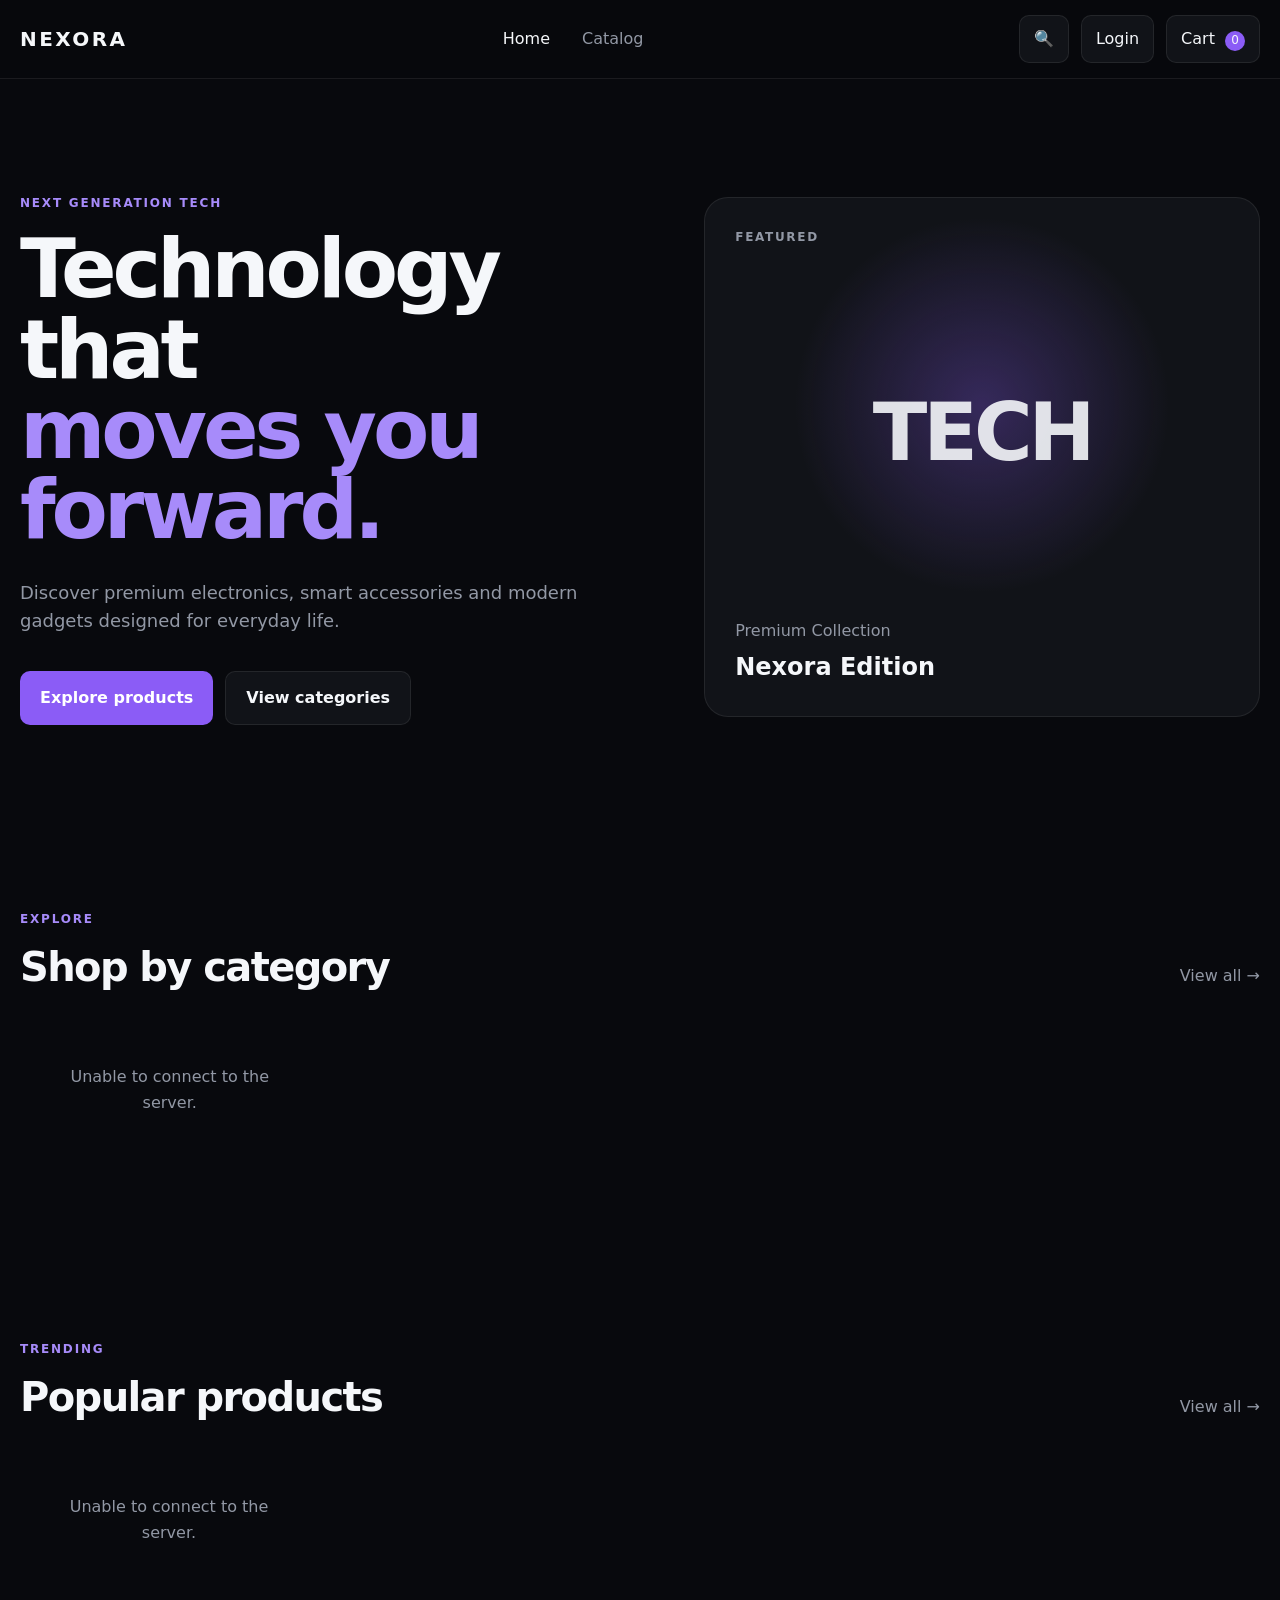
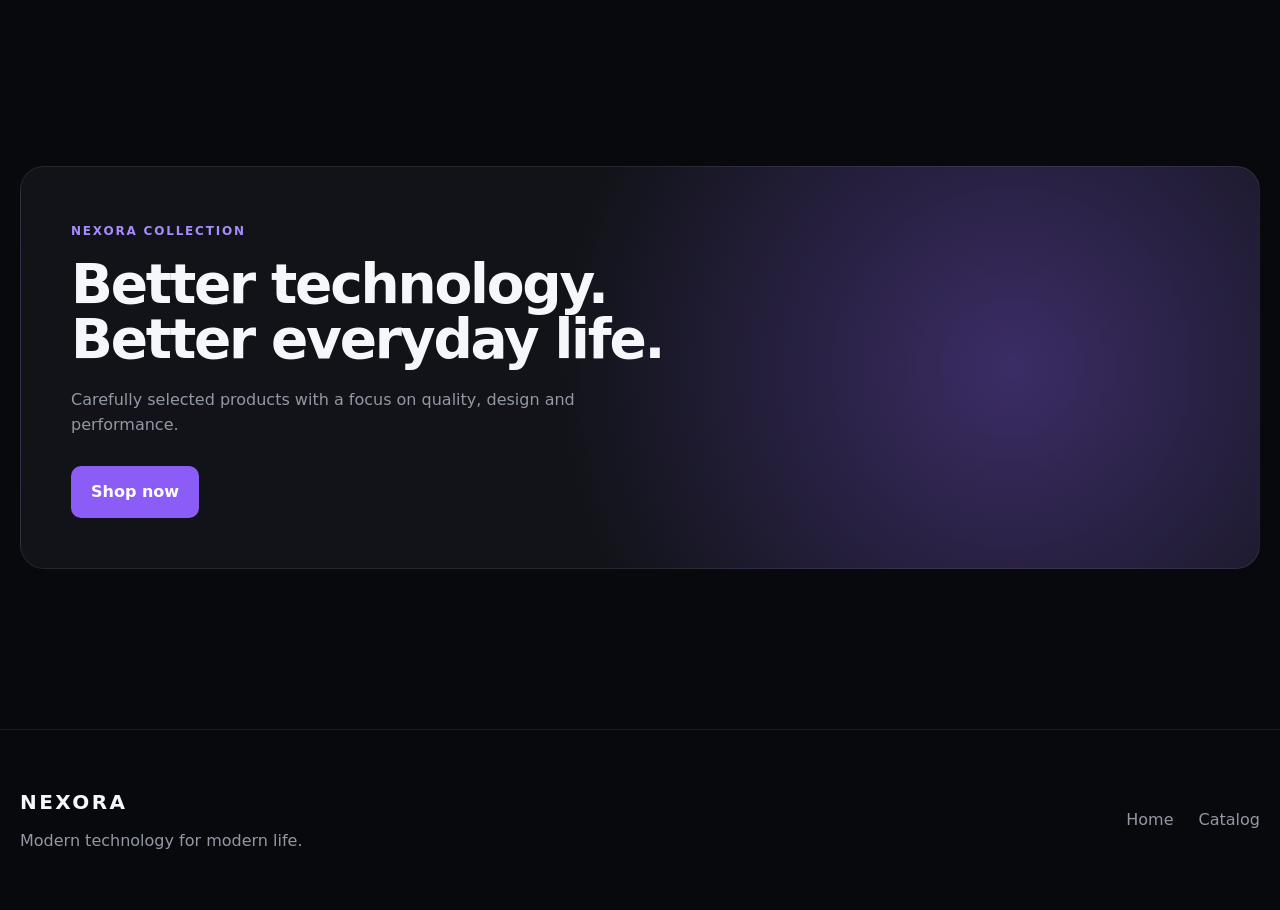
<file: frontend/index.html>
<!DOCTYPE html>
<html lang="en">
<head>
    <meta charset="UTF-8">
    <meta name="viewport" content="width=device-width, initial-scale=1.0">
    <title>Nexora — Modern Tech Store</title>

    <link rel="stylesheet" href="css/style.css">
</head>
<body>

<header class="header">
    <div class="container header-inner">

        <a href="index.html" class="logo">
            NEXORA
        </a>

        <nav class="nav">
            <a href="index.html" class="nav-link active">
                Home
            </a>

            <a href="catalog.html" class="nav-link">
                Catalog
            </a>
        </nav>

        <div class="header-actions">

            <button
                class="icon-btn"
                aria-label="Search"
            >
                🔍
            </button>

            <a
                href="login.html"
                class="cart-btn"
                id="auth-link"
            >
                Login
            </a>

            <a
                href="cart.html"
                class="cart-btn"
            >
                Cart
                <span class="cart-count">0</span>
            </a>

        </div>

    </div>
</header>


<main>

    <section class="hero">
        <div class="container hero-grid">

            <div class="hero-content">
                <span class="hero-label">NEXT GENERATION TECH</span>

                <h1>
                    Technology that
                    <span>moves you forward.</span>
                </h1>

                <p>
                    Discover premium electronics, smart accessories
                    and modern gadgets designed for everyday life.
                </p>

                <div class="hero-actions">
                    <a href="catalog.html" class="btn btn-primary">
                        Explore products
                    </a>

                    <a href="#categories" class="btn btn-secondary">
                        View categories
                    </a>
                </div>
            </div>

            <div class="hero-visual">
                <div class="hero-card">
                    <span class="hero-card-label">FEATURED</span>

                    <div class="hero-product-image">
                        <span>TECH</span>
                    </div>

                    <div class="hero-product-info">
                        <span>Premium Collection</span>
                        <strong>Nexora Edition</strong>
                    </div>
                </div>
            </div>

        </div>
    </section>


    <section class="categories section" id="categories">
        <div class="container">

            <div class="section-heading">
                <div>
                    <span class="section-label">EXPLORE</span>
                    <h2>Shop by category</h2>
                </div>

                <a href="catalog.html" class="section-link">
                    View all →
                </a>
            </div>

            <div class="categories-grid" id="categories-list">
                <div class="loading">Loading categories...</div>
            </div>

        </div>
    </section>


    <section class="products section">
        <div class="container">

            <div class="section-heading">
                <div>
                    <span class="section-label">TRENDING</span>
                    <h2>Popular products</h2>
                </div>

                <a href="catalog.html" class="section-link">
                    View all →
                </a>
            </div>

            <div class="products-grid" id="products-list">
                <div class="loading">Loading products...</div>
            </div>

        </div>
    </section>


    <section class="promo section">
        <div class="container">

            <div class="promo-card">
                <div>
                    <span class="section-label">NEXORA COLLECTION</span>

                    <h2>
                        Better technology.
                        Better everyday life.
                    </h2>

                    <p>
                        Carefully selected products with a focus
                        on quality, design and performance.
                    </p>

                    <a href="catalog.html" class="btn btn-primary">
                        Shop now
                    </a>
                </div>
            </div>

        </div>
    </section>

</main>


<footer class="footer">
    <div class="container footer-inner">

        <div>
            <a href="index.html" class="logo">NEXORA</a>
            <p>Modern technology for modern life.</p>
        </div>

        <div class="footer-links">
            <a href="index.html">Home</a>
            <a href="catalog.html">Catalog</a>
        </div>

    </div>
</footer>


<script src="js/auth.js"></script>
<script src="js/api.js"></script>
<script src="js/header.js"></script>
<script src="js/home.js"></script>

</body>
</html>
</file>
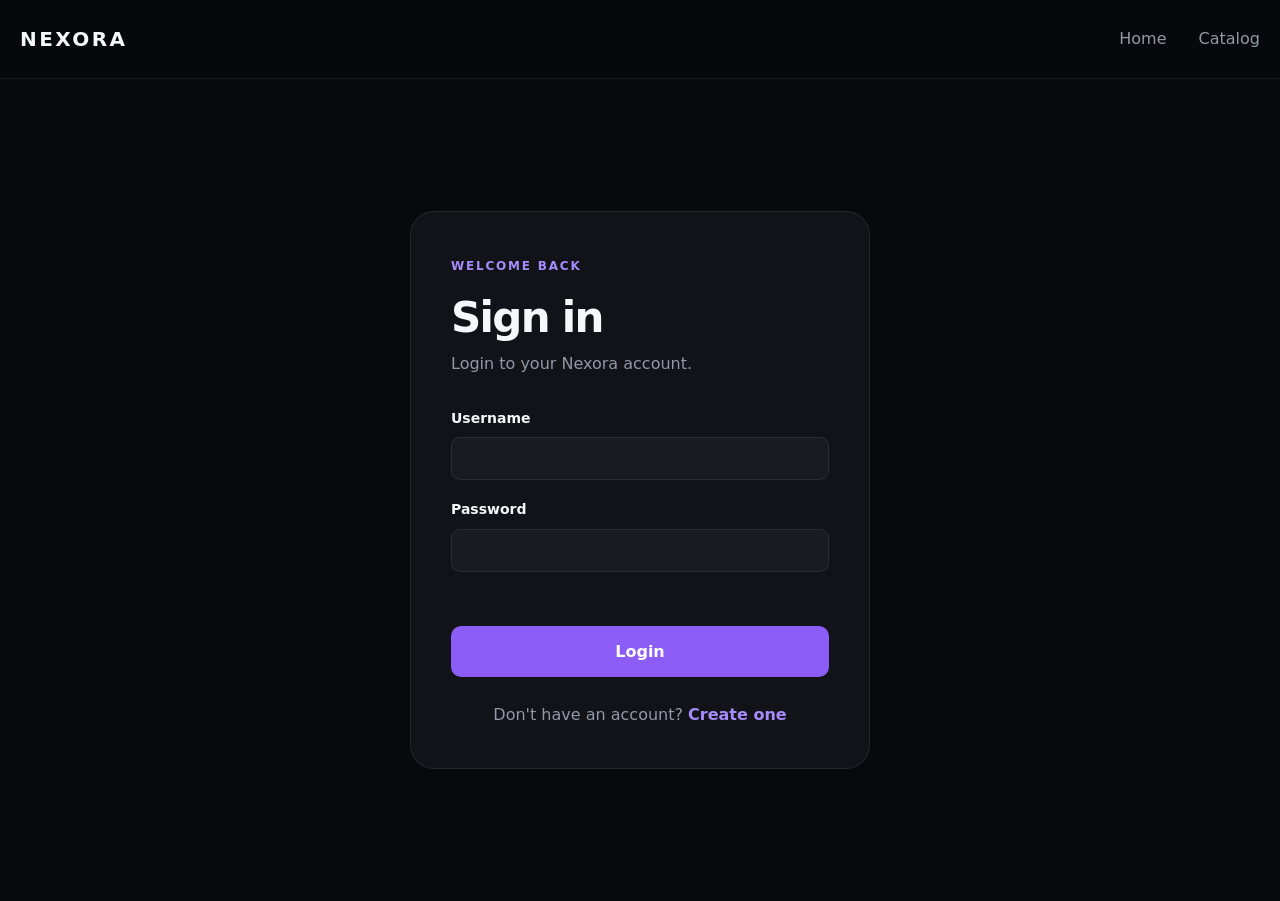
<file: frontend/admin/index.html>
<!DOCTYPE html>
<html lang="en">

<head>

    <meta charset="UTF-8">

    <meta
        name="viewport"
        content="width=device-width, initial-scale=1.0"
    >

    <title>Nexora — Admin</title>

    <link
        rel="stylesheet"
        href="css/admin.css"
    >

</head>


<body>

<header class="admin-header">

    <div class="admin-container admin-header-inner">

        <a
            href="index.html"
            class="admin-logo"
        >
            NEXORA
            <span>ADMIN</span>
        </a>


        <div class="admin-header-actions">

            <a
                href="../index.html"
                class="admin-link"
            >
                View store
            </a>

            <button
                type="button"
                id="logout-button"
                class="admin-logout"
            >
                Logout
            </button>

        </div>

    </div>

</header>


<main class="admin-main">

    <div class="admin-container">

        <section class="admin-welcome">

            <span class="admin-label">
                DASHBOARD
            </span>

            <h1>
                Admin Panel
            </h1>

            <p>
                Manage your Nexora store.
            </p>

        </section>


        <section class="admin-grid">

            <a
                href="products.html"
                class="admin-card"
            >

                <div class="admin-card-icon">
                    P
                </div>

                <div>

                    <h2>
                        Products
                    </h2>

                    <p>
                        Create, edit and remove products.
                    </p>

                </div>

                <span class="admin-card-arrow">
                    →
                </span>

            </a>


            <a
                href="categories.html"
                class="admin-card"
            >

                <div class="admin-card-icon">
                    C
                </div>

                <div>

                    <h2>
                        Categories
                    </h2>

                    <p>
                        Manage product categories.
                    </p>

                </div>

                <span class="admin-card-arrow">
                    →
                </span>

            </a>


            <a
                href="orders.html"
                class="admin-card"
            >

                <div class="admin-card-icon">
                    O
                </div>

                <div>

                    <h2>
                        Orders
                    </h2>

                    <p>
                        View orders and update their status.
                    </p>

                </div>

                <span class="admin-card-arrow">
                    →
                </span>

            </a>

        </section>

    </div>

</main>


<script src="../js/auth.js"></script>
<script src="../js/api.js"></script>
<script src="js/admin.js"></script>


<script>

const logoutButton =
    document.getElementById(
        "logout-button"
    );


logoutButton.addEventListener(
    "click",
    logout
);

</script>

</body>

</html>
</file>
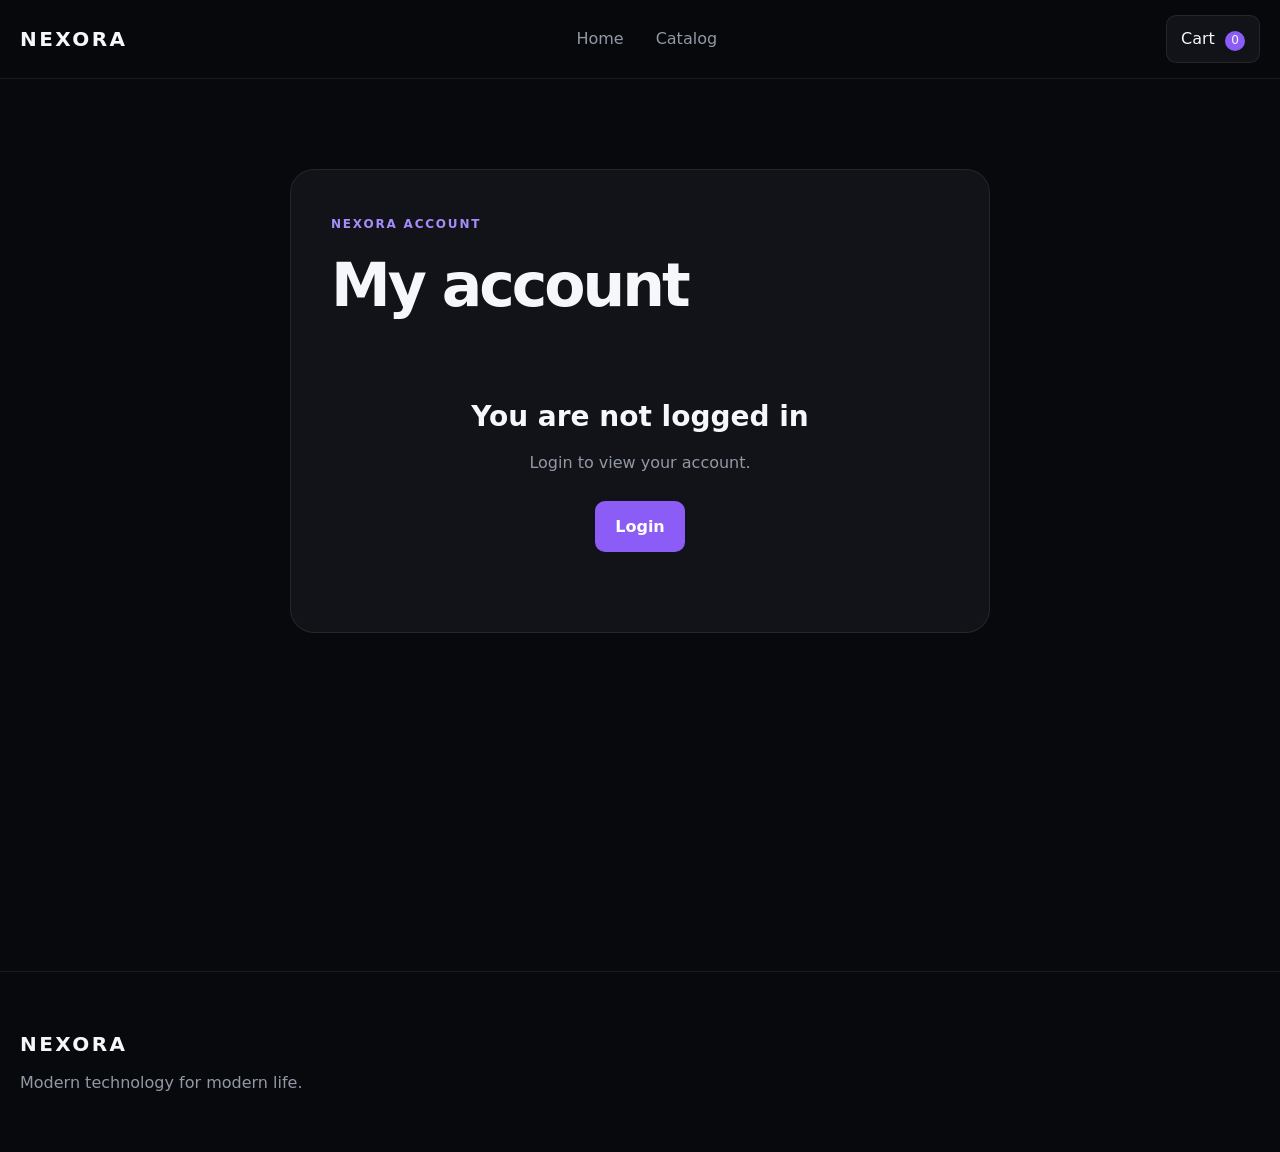
<file: frontend/account.html>
<!DOCTYPE html>
<html lang="en">

<head>
    <meta charset="UTF-8">

    <meta
        name="viewport"
        content="width=device-width, initial-scale=1.0"
    >

    <title>Nexora — Account</title>

    <link
        rel="stylesheet"
        href="css/style.css"
    >
</head>

<body>

<header class="header">

    <div class="container header-inner">

        <a
            href="index.html"
            class="logo"
        >
            NEXORA
        </a>

        <nav class="nav">

            <a
                href="index.html"
                class="nav-link"
            >
                Home
            </a>

            <a
                href="catalog.html"
                class="nav-link"
            >
                Catalog
            </a>

        </nav>

        <div class="header-actions">

            <a
                href="cart.html"
                class="cart-btn"
            >
                Cart
                <span class="cart-count">0</span>
            </a>

        </div>

    </div>

</header>


<main>

    <section class="account-page section">

        <div class="container">

            <div class="account-card">

                <span class="section-label">
                    NEXORA ACCOUNT
                </span>

                <h1>
                    My account
                </h1>


                <div
                    id="account-content"
                    class="account-content"
                >

                    <div class="loading">
                        Loading account...
                    </div>

                </div>


                <!-- ORDER HISTORY -->

                <div
                    id="orders-section"
                    class="orders-section"
                >

                    <div class="orders-heading">

                        <span class="section-label">
                            ORDER HISTORY
                        </span>

                        <h2>
                            My Orders
                        </h2>

                    </div>


                    <div
                        id="orders-content"
                        class="orders-content"
                    >

                        <div class="loading">
                            Loading orders...
                        </div>

                    </div>

                </div>

            </div>

        </div>

    </section>

</main>


<footer class="footer">

    <div class="container footer-inner">

        <div>

            <a
                href="index.html"
                class="logo"
            >
                NEXORA
            </a>

            <p>
                Modern technology for modern life.
            </p>

        </div>

    </div>

</footer>


<script src="js/auth.js"></script>
<script src="js/api.js"></script>
<script src="js/header.js"></script>
<script src="js/account.js"></script>

</body>

</html>
</file>
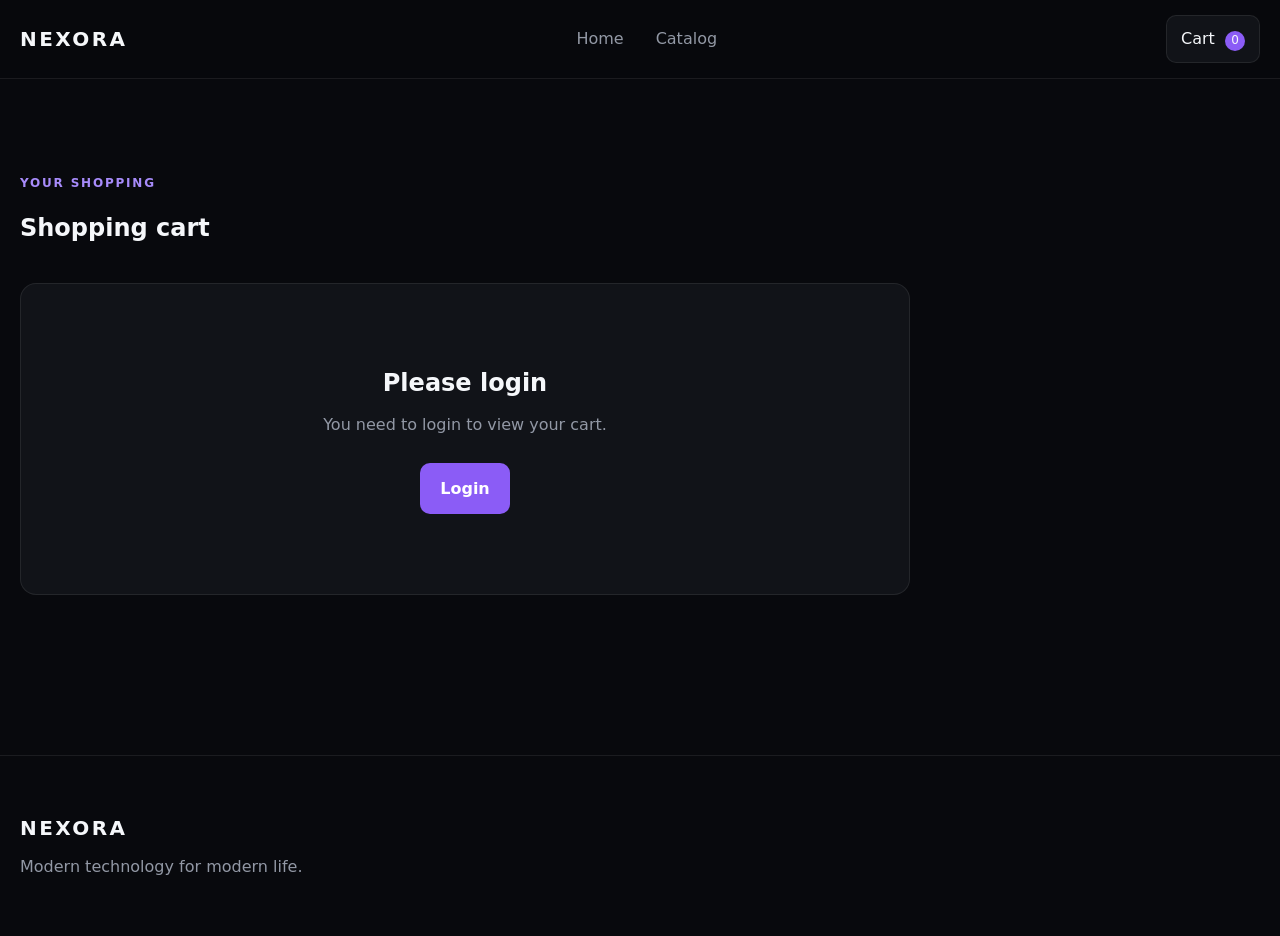
<file: frontend/cart.html>
<!DOCTYPE html>
<html lang="en">

<head>
    <meta charset="UTF-8">

    <meta
        name="viewport"
        content="width=device-width, initial-scale=1.0"
    >

    <title>Nexora — Cart</title>

    <link
        rel="stylesheet"
        href="css/style.css"
    >
</head>

<body>


<header class="header">

    <div class="container header-inner">

        <a
            href="index.html"
            class="logo"
        >
            NEXORA
        </a>


        <nav class="nav">

            <a
                href="index.html"
                class="nav-link"
            >
                Home
            </a>

            <a
                href="catalog.html"
                class="nav-link"
            >
                Catalog
            </a>

        </nav>


        <div class="header-actions">

            <a
                href="cart.html"
                class="cart-btn"
            >
                Cart

                <span class="cart-count">
                    0
                </span>
            </a>

        </div>

    </div>

</header>


<main>

    <section class="cart-page section">

        <div class="container">

            <div class="section-heading">

                <div>

                    <span class="section-label">
                        YOUR SHOPPING
                    </span>

                    <h1>
                        Shopping cart
                    </h1>

                </div>

            </div>


            <div
                class="cart-layout"
                id="cart-layout"
            >

                <div
                    class="cart-items"
                    id="cart-items"
                >
                </div>


                <aside
                    class="cart-summary"
                    id="cart-summary"
                >
                </aside>

            </div>

        </div>

    </section>

</main>


<footer class="footer">

    <div class="container footer-inner">

        <div>

            <a
                href="index.html"
                class="logo"
            >
                NEXORA
            </a>

            <p>
                Modern technology for modern life.
            </p>

        </div>

    </div>

</footer>


<script src="js/auth.js"></script>
<script src="js/api.js"></script>
<script src="js/header.js"></script>
<script src="js/cart.js"></script>

</body>

</html>
</file>
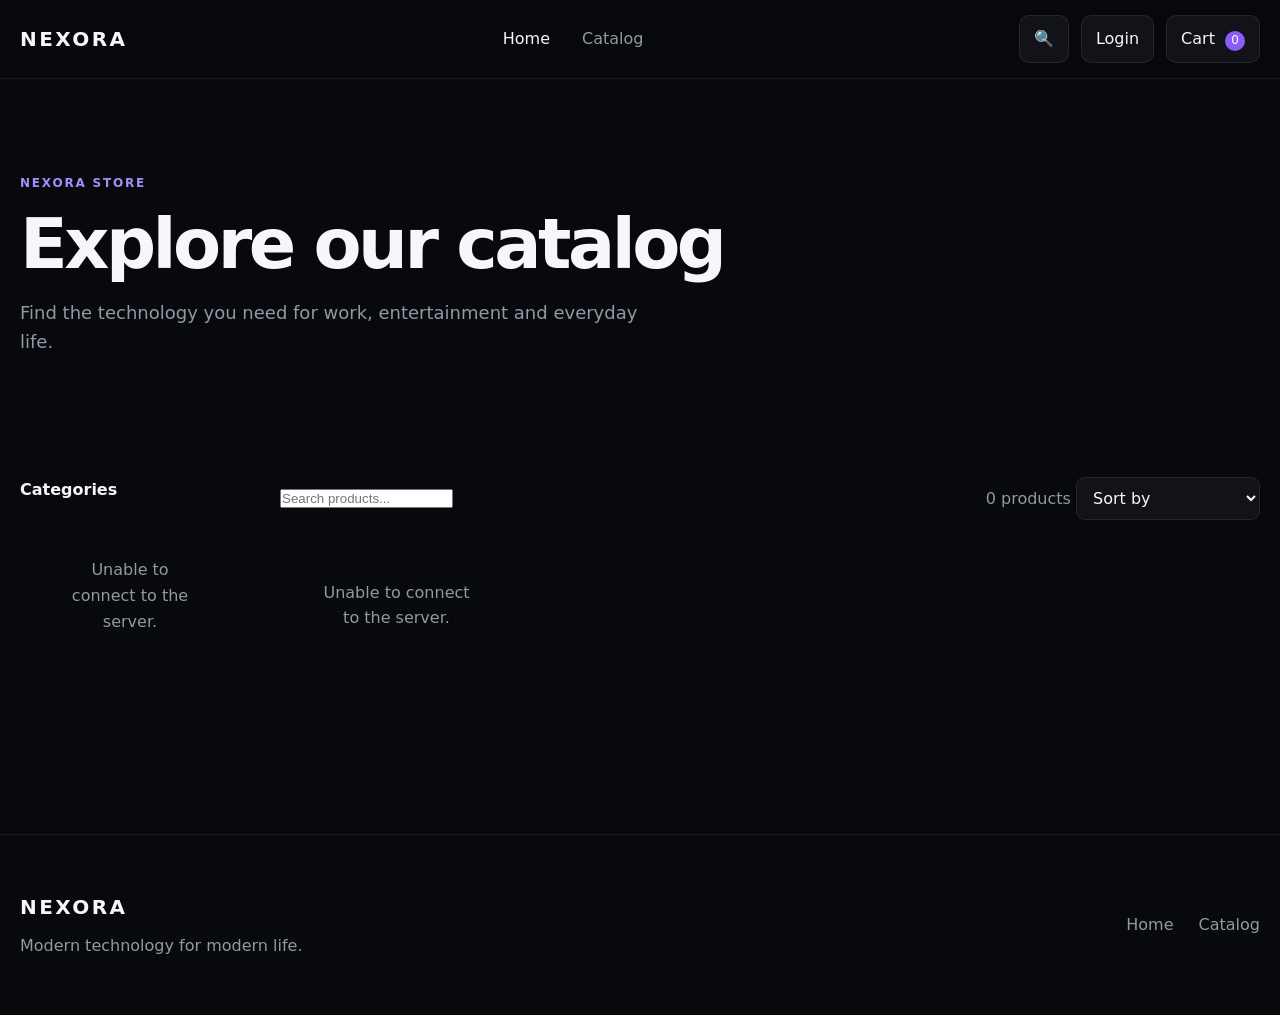
<file: frontend/catalog.html>
<!DOCTYPE html>
<html lang="en">
<head>
    <meta charset="UTF-8">
    <meta name="viewport" content="width=device-width, initial-scale=1.0">

    <title>Nexora — Catalog</title>

    <link rel="stylesheet" href="css/style.css">
</head>
<body>

<header class="header">
    <div class="container header-inner">

        <a href="index.html" class="logo">
            NEXORA
        </a>

        <nav class="nav">
            <a href="index.html" class="nav-link active">
                Home
            </a>

            <a href="catalog.html" class="nav-link">
                Catalog
            </a>
        </nav>

        <div class="header-actions">

            <button
                class="icon-btn"
                aria-label="Search"
            >
                🔍
            </button>

            <a
                href="login.html"
                class="cart-btn"
                id="auth-link"
            >
                Login
            </a>

            <a
                href="cart.html"
                class="cart-btn"
            >
                Cart
                <span class="cart-count">0</span>
            </a>

        </div>

    </div>
</header>


<main>

    <section class="catalog-header">
        <div class="container">

            <span class="section-label">NEXORA STORE</span>

            <h1>Explore our catalog</h1>

            <p>
                Find the technology you need for work,
                entertainment and everyday life.
            </p>

        </div>
    </section>


    <section class="catalog section">
        <div class="container catalog-layout">

            <aside class="filters">

                <div class="filter-header">
                    <h3>Categories</h3>
                </div>

                <div id="category-filters">
                    <button class="filter-btn active" data-category="all">
                        All products
                    </button>

                    <div class="loading">
                        Loading...
                    </div>
                </div>

            </aside>


            <div class="catalog-content">

                <div class="catalog-toolbar">

    <div class="catalog-search">

        <input
            type="search"
            id="catalog-search"
            placeholder="Search products..."
            autocomplete="off"
        >

    </div>


    <div class="catalog-sort">

        <span id="products-count">
            0 products
        </span>

        <select id="sort-products">

            <option value="default">
                Sort by
            </option>

            <option value="price-asc">
                Price: low to high
            </option>

            <option value="price-desc">
                Price: high to low
            </option>

        </select>

    </div>

</div>


                <div
                    class="products-grid"
                    id="catalog-products"
                >
                    <div class="loading">
                        Loading products...
                    </div>
                </div>

            </div>

        </div>
    </section>

</main>


<footer class="footer">
    <div class="container footer-inner">

        <div>
            <a href="index.html" class="logo">
                NEXORA
            </a>

            <p>
                Modern technology for modern life.
            </p>
        </div>

        <div class="footer-links">
            <a href="index.html">Home</a>
            <a href="catalog.html">Catalog</a>
        </div>

    </div>
</footer>

<script src="js/auth.js"></script>
<script src="js/api.js"></script>
<script src="js/header.js"></script>
<script src="js/catalog.js"></script>
</body>
</html>
</file>
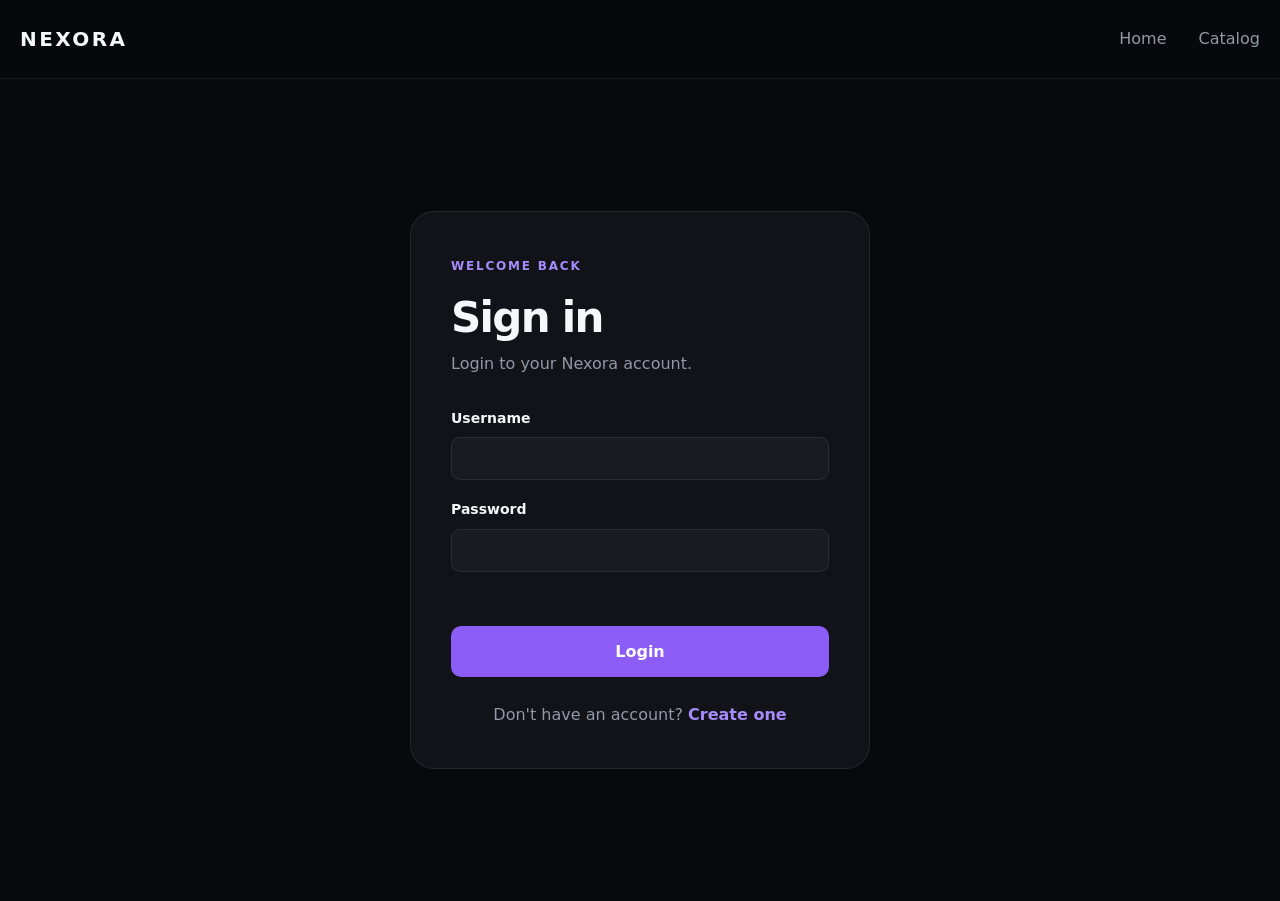
<file: frontend/checkout.html>
<!DOCTYPE html>
<html lang="en">

<head>

    <meta charset="UTF-8">

    <meta
        name="viewport"
        content="width=device-width, initial-scale=1.0"
    >

    <title>Nexora — Checkout</title>

    <link
        rel="stylesheet"
        href="css/style.css"
    >

</head>


<body>

<header class="header">

    <div class="container header-inner">

        <a
            href="index.html"
            class="logo"
        >
            NEXORA
        </a>


        <nav class="nav">

            <a
                href="index.html"
                class="nav-link"
            >
                Home
            </a>

            <a
                href="catalog.html"
                class="nav-link"
            >
                Catalog
            </a>

        </nav>


        <div class="header-actions">

            <a
                href="cart.html"
                class="cart-btn"
            >
                Cart

                <span class="cart-count">
                    0
                </span>

            </a>

        </div>

    </div>

</header>


<main>

    <section class="checkout-page section">

        <div class="container">

            <div class="checkout-card">

                <span class="section-label">
                    CHECKOUT
                </span>

                <h1>
                    Complete your order
                </h1>

                <p class="checkout-subtitle">
                    Enter your shipping address.
                </p>


                <form id="checkout-form">

                    <div class="form-group">

                        <label for="shipping-address">
                            Shipping address
                        </label>

                        <textarea
                            id="shipping-address"
                            rows="5"
                            minlength="5"
                            required
                            placeholder="Baku, Nizami Street 10"
                        ></textarea>

                    </div>


                    <div
                        id="checkout-error"
                        class="form-error"
                    ></div>


                    <button
                        type="submit"
                        id="place-order"
                        class="btn btn-primary checkout-submit"
                    >
                        Place order
                    </button>

                </form>

            </div>

        </div>

    </section>

</main>


<footer class="footer">

    <div class="container footer-inner">

        <div>

            <a
                href="index.html"
                class="logo"
            >
                NEXORA
            </a>

            <p>
                Modern technology for modern life.
            </p>

        </div>

    </div>

</footer>


<script src="js/auth.js"></script>
<script src="js/api.js"></script>
<script src="js/header.js"></script>
<script src="js/checkout.js"></script>

</body>

</html>
</file>
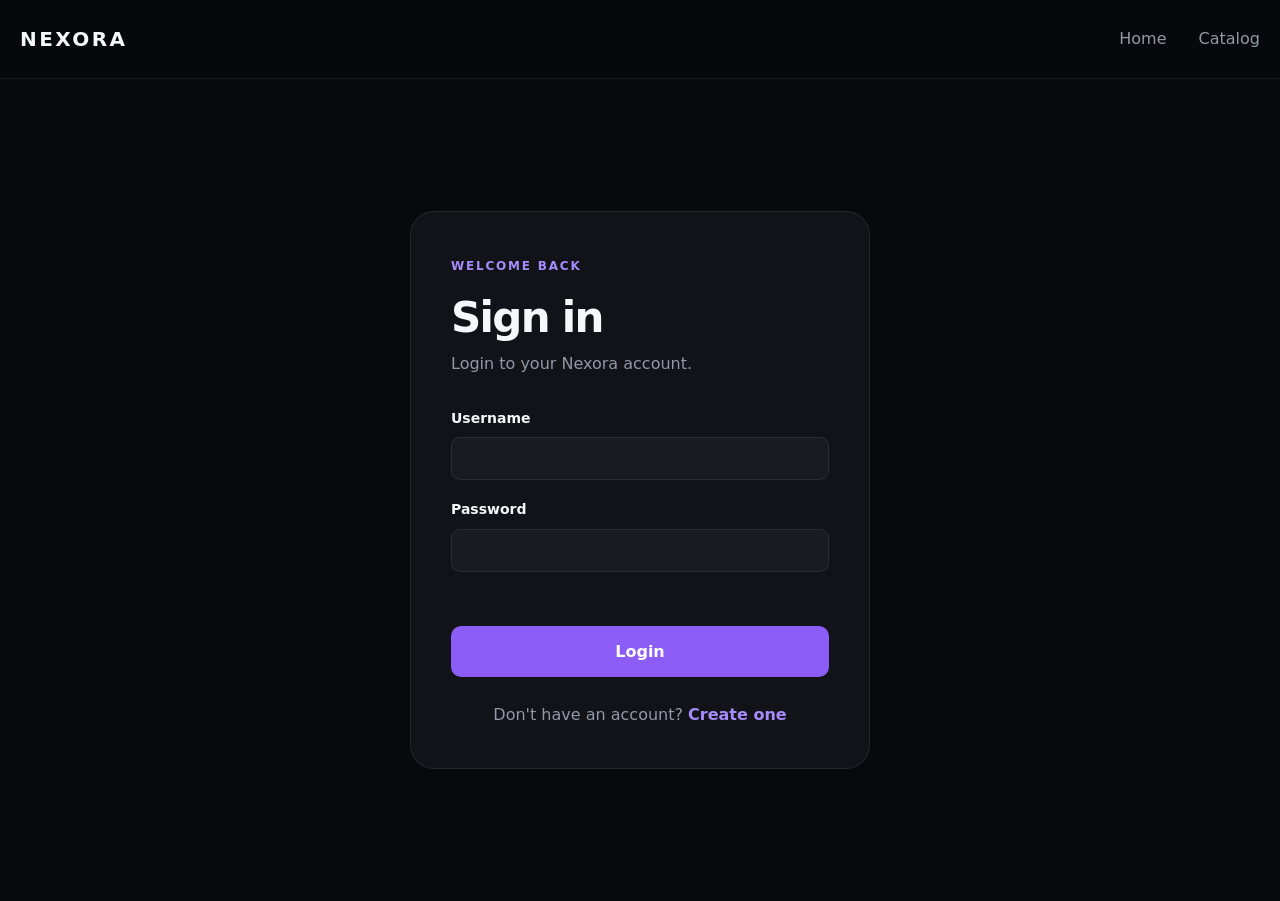
<file: frontend/login.html>
<!DOCTYPE html>
<html lang="en">

<head>

    <meta charset="UTF-8">

    <meta
        name="viewport"
        content="width=device-width, initial-scale=1.0"
    >

    <title>Nexora — Login</title>

    <link
        rel="stylesheet"
        href="css/style.css"
    >

</head>


<body>

<header class="header">

    <div class="container header-inner">

        <a
            href="index.html"
            class="logo"
        >
            NEXORA
        </a>

        <nav class="nav">

            <a
                href="index.html"
                class="nav-link"
            >
                Home
            </a>

            <a
                href="catalog.html"
                class="nav-link"
            >
                Catalog
            </a>

        </nav>

    </div>

</header>


<main>

    <section class="auth-page">

        <div class="auth-card">

            <span class="section-label">
                WELCOME BACK
            </span>

            <h1>
                Sign in
            </h1>

            <p class="auth-subtitle">
                Login to your Nexora account.
            </p>


            <form id="login-form">

                <div class="form-group">

                    <label for="username">
                        Username
                    </label>

                    <input
                        id="username"
                        type="text"
                        required
                    >

                </div>


                <div class="form-group">

                    <label for="password">
                        Password
                    </label>

                    <input
                        id="password"
                        type="password"
                        required
                    >

                </div>


                <div
                    id="login-error"
                    class="form-error"
                ></div>


                <button
                    type="submit"
                    class="btn btn-primary auth-submit"
                >
                    Login
                </button>

            </form>


            <p class="auth-switch">

                Don't have an account?

                <a href="register.html">
                    Create one
                </a>

            </p>

        </div>

    </section>

</main>


<script src="js/auth.js"></script>
<script src="js/api.js"></script>

<script>

const form =
    document.getElementById(
        "login-form"
    );


const errorElement =
    document.getElementById(
        "login-error"
    );


form.addEventListener(
    "submit",
    async (event) => {

        event.preventDefault();


        errorElement.textContent = "";


        const username =
            document.getElementById(
                "username"
            ).value.trim();


        const password =
            document.getElementById(
                "password"
            ).value;


        try {

            const response =
                await loginUser({
                    username,
                    password,
                });


            saveToken(
                response.access_token
            );


            window.location.href =
                "index.html";

        } catch (error) {

            errorElement.textContent =
                error.message;
        }

    }
);

</script>

</body>

</html>
</file>
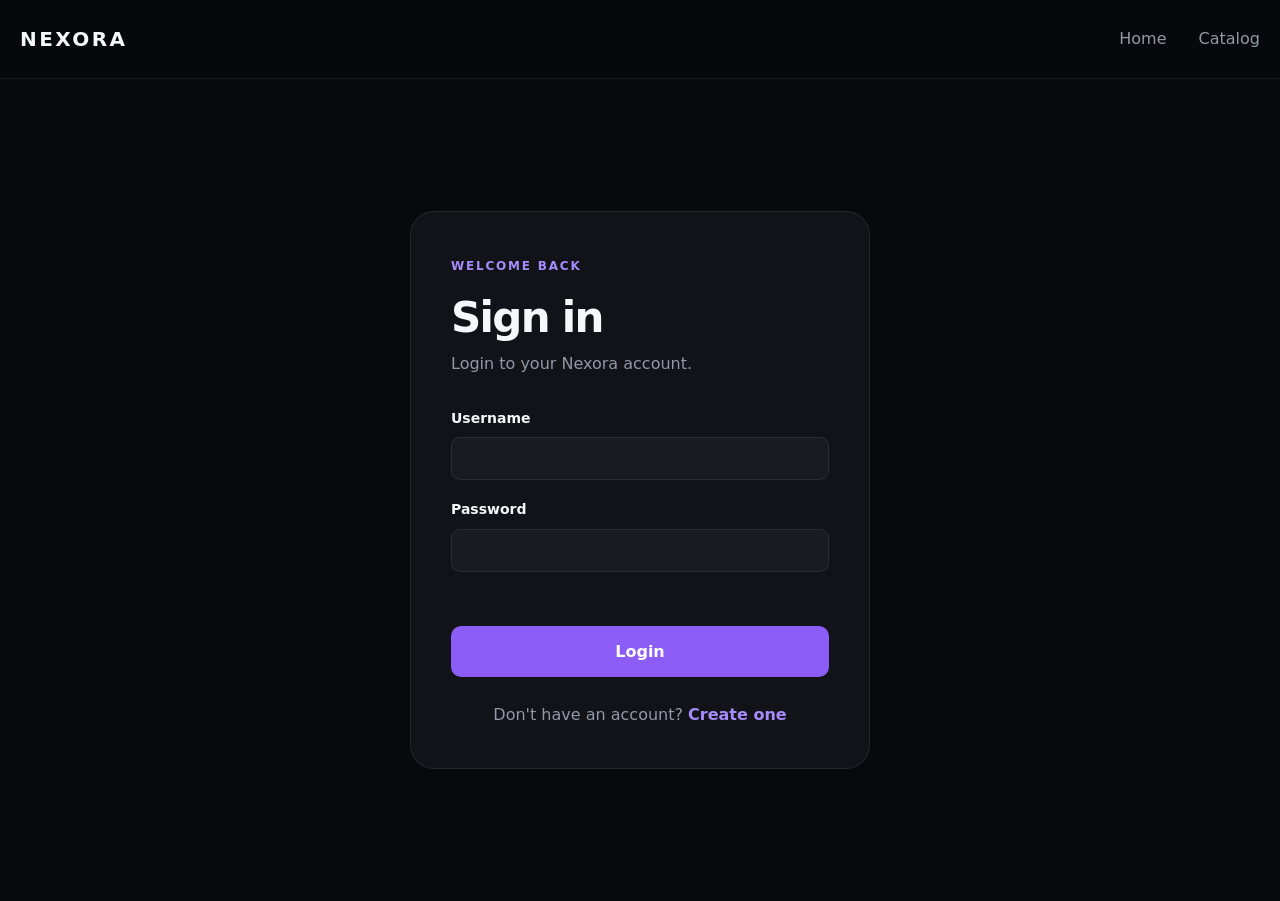
<file: frontend/order.html>
<!DOCTYPE html>
<html lang="en">

<head>

    <meta charset="UTF-8">

    <meta
        name="viewport"
        content="width=device-width, initial-scale=1.0"
    >

    <title>Nexora — Order</title>

    <link
        rel="stylesheet"
        href="css/style.css"
    >

</head>


<body>

<header class="header">

    <div class="container header-inner">

        <a
            href="index.html"
            class="logo"
        >
            NEXORA
        </a>


        <nav class="nav">

            <a
                href="index.html"
                class="nav-link"
            >
                Home
            </a>

            <a
                href="catalog.html"
                class="nav-link"
            >
                Catalog
            </a>

        </nav>


        <div class="header-actions">

            <a
                href="cart.html"
                class="cart-btn"
            >
                Cart

                <span class="cart-count">
                    0
                </span>
            </a>

        </div>

    </div>

</header>


<main>

    <section class="order-page section">

        <div class="container">

            <div
                id="order-content"
                class="order-content"
            >

                <div class="loading">
                    Loading order...
                </div>

            </div>

        </div>

    </section>

</main>


<footer class="footer">

    <div class="container footer-inner">

        <div>

            <a
                href="index.html"
                class="logo"
            >
                NEXORA
            </a>

            <p>
                Modern technology for modern life.
            </p>

        </div>

    </div>

</footer>


<script src="js/auth.js"></script>
<script src="js/api.js"></script>
<script src="js/header.js"></script>
<script src="js/order.js"></script>

</body>

</html>
</file>
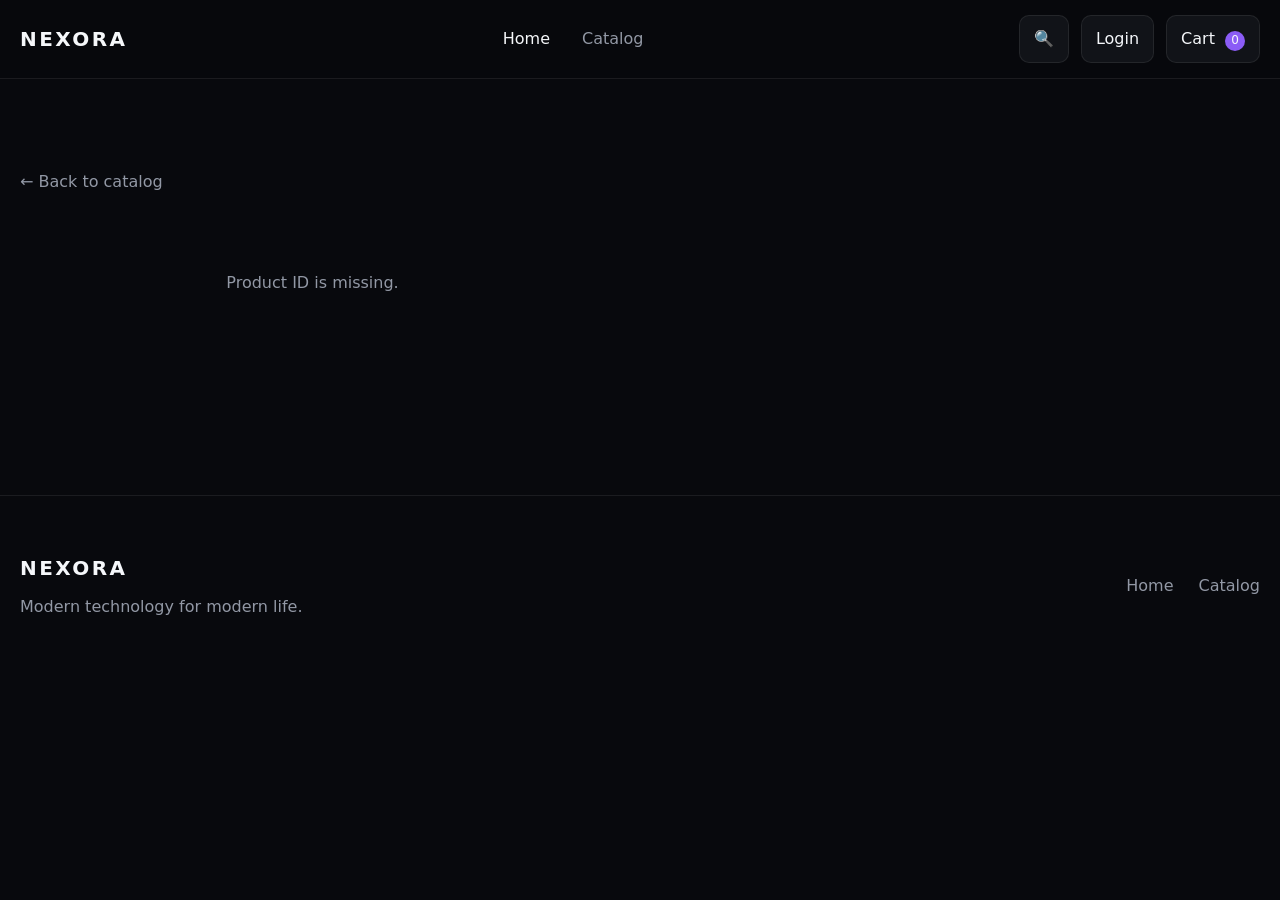
<file: frontend/product.html>
<!DOCTYPE html>
<html lang="en">

<head>
    <meta charset="UTF-8">
    <meta name="viewport" content="width=device-width, initial-scale=1.0">

    <title>Nexora — Product</title>

    <link rel="stylesheet" href="css/style.css">
</head>

<body>

<header class="header">
    <div class="container header-inner">

        <a href="index.html" class="logo">
            NEXORA
        </a>

        <nav class="nav">
            <a href="index.html" class="nav-link active">
                Home
            </a>

            <a href="catalog.html" class="nav-link">
                Catalog
            </a>
        </nav>

        <div class="header-actions">

            <button
                class="icon-btn"
                aria-label="Search"
            >
                🔍
            </button>

            <a
                href="login.html"
                class="cart-btn"
                id="auth-link"
            >
                Login
            </a>

            <a
                href="cart.html"
                class="cart-btn"
            >
                Cart
                <span class="cart-count">0</span>
            </a>

        </div>

    </div>
</header>


<main>

    <section class="product-page section">

        <div class="container">

            <a
                href="catalog.html"
                class="back-link"
            >
                ← Back to catalog
            </a>


            <div
                class="product-detail"
                id="product-detail"
            >

                <div class="loading">
                    Loading product...
                </div>

            </div>

        </div>

    </section>

</main>


<footer class="footer">

    <div class="container footer-inner">

        <div>

            <a href="index.html" class="logo">
                NEXORA
            </a>

            <p>
                Modern technology for modern life.
            </p>

        </div>

        <div class="footer-links">

            <a href="index.html">
                Home
            </a>

            <a href="catalog.html">
                Catalog
            </a>

        </div>

    </div>

</footer>


<script src="js/auth.js"></script>
<script src="js/api.js"></script>
<script src="js/header.js"></script>
<script src="js/product.js"></script>

</body>

</html>
</file>
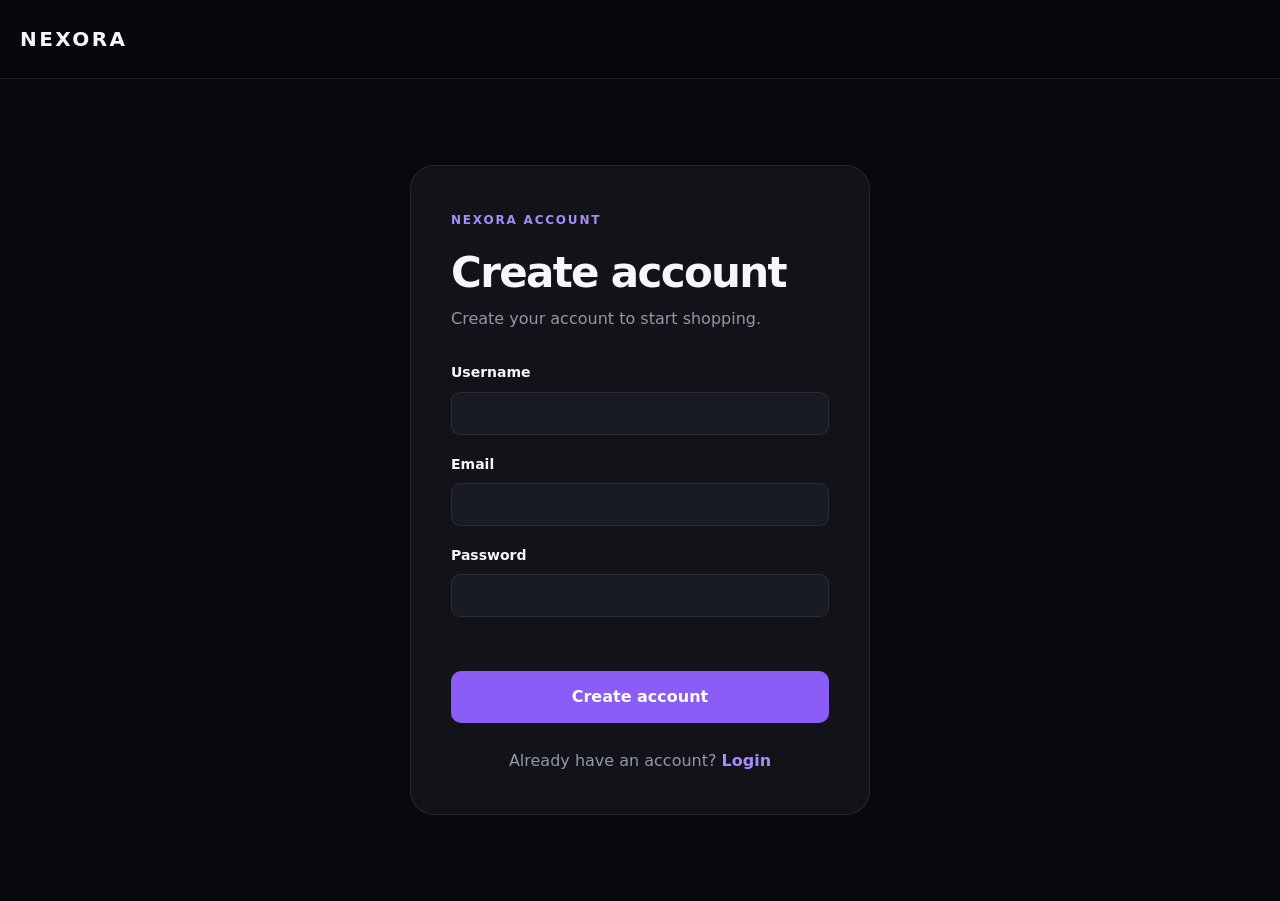
<file: frontend/register.html>
<!DOCTYPE html>
<html lang="en">

<head>

    <meta charset="UTF-8">

    <meta
        name="viewport"
        content="width=device-width, initial-scale=1.0"
    >

    <title>Nexora — Register</title>

    <link
        rel="stylesheet"
        href="css/style.css"
    >

</head>


<body>

<header class="header">

    <div class="container header-inner">

        <a
            href="index.html"
            class="logo"
        >
            NEXORA
        </a>

    </div>

</header>


<main>

    <section class="auth-page">

        <div class="auth-card">

            <span class="section-label">
                NEXORA ACCOUNT
            </span>

            <h1>
                Create account
            </h1>

            <p class="auth-subtitle">
                Create your account to start shopping.
            </p>


           <form id="register-form">

                <div class="form-group">

                    <label for="username">
                        Username
                    </label>

                    <input
                        id="username"
                        type="text"
                        minlength="3"
                        required
                    >

                </div>


                <div class="form-group">

                    <label for="email">
                        Email
                    </label>

                    <input
                        id="email"
                        type="email"
                        required
                    >

                </div>


                <div class="form-group">

                    <label for="password">
                        Password
                    </label>

                    <input
                        id="password"
                        type="password"
                        minlength="8"
                        required
                    >

                </div>


                <div
                    id="register-error"
                    class="form-error"
                ></div>


                <button
                    type="submit"
                    class="btn btn-primary auth-submit"
                >
                    Create account
                </button>

            </form>
            <p class="auth-switch">

                Already have an account?

                <a href="login.html">
                    Login
                </a>

            </p>

        </div>

    </section>

</main>


<script src="js/auth.js"></script>
<script src="js/api.js"></script>
<script src="js/register.js"></script>

</body>

</html>
</file>
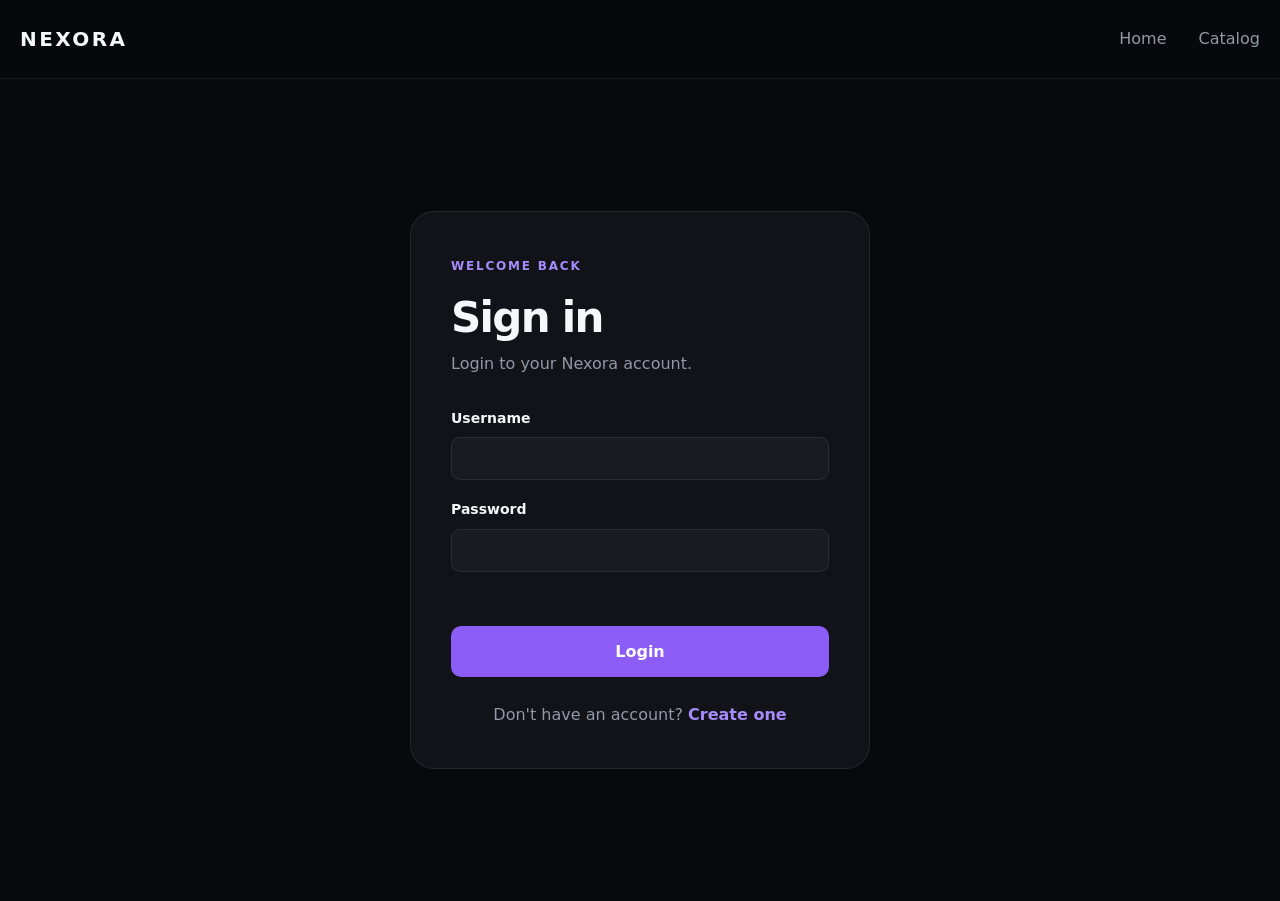
<file: frontend/admin/categories.html>
<!DOCTYPE html>
<html lang="en">

<head>

    <meta charset="UTF-8">

    <meta
        name="viewport"
        content="width=device-width, initial-scale=1.0"
    >

    <title>Nexora — Admin Categories</title>

    <link
        rel="stylesheet"
        href="css/admin.css"
    >

</head>

<body>

<header class="admin-header">

    <div class="admin-container admin-header-inner">

        <a
            href="index.html"
            class="admin-logo"
        >
            NEXORA
            <span>ADMIN</span>
        </a>

        <div class="admin-header-actions">

            <a
                href="index.html"
                class="admin-link"
            >
                Dashboard
            </a>

            <a
                href="products.html"
                class="admin-link"
            >
                Products
            </a>

            <a
                href="../index.html"
                class="admin-link"
            >
                Store
            </a>

            <button
                type="button"
                id="logout-button"
                class="admin-logout"
            >
                Logout
            </button>

        </div>

    </div>

</header>


<main class="admin-main">

    <div class="admin-container">

        <section class="admin-page-header">

            <div>

                <span class="admin-label">
                    MANAGEMENT
                </span>

                <h1>
                    Categories
                </h1>

                <p>
                    Manage your store categories.
                </p>

            </div>


            <button
                type="button"
                class="admin-primary-button"
                id="add-category-button"
            >
                + Add category
            </button>

        </section>


        <section class="admin-table-wrapper">

            <div
                id="categories-list"
                class="admin-products-list"
            >

                <div class="admin-loading">
                    Loading categories...
                </div>

            </div>

        </section>

    </div>

</main>


<!-- CATEGORY MODAL -->

<div
    id="category-modal"
    class="admin-modal hidden"
>

    <div class="admin-modal-content">

        <div class="admin-modal-header">

            <div>

                <span
                    id="modal-label"
                    class="admin-label"
                >
                    NEW CATEGORY
                </span>

                <h2 id="modal-title">
                    Add category
                </h2>

            </div>


            <button
                type="button"
                id="close-modal"
                class="admin-modal-close"
            >
                ×
            </button>

        </div>


        <form id="category-form">

            <input
                type="hidden"
                id="category-id"
            >


            <div class="admin-form-group">

                <label for="category-name">
                    Name
                </label>

                <input
                    id="category-name"
                    type="text"
                    minlength="5"
                    maxlength="100"
                    required
                >

            </div>


            <div class="admin-form-group">

                <label for="category-slug">
                    Slug
                </label>

                <input
                    id="category-slug"
                    type="text"
                    minlength="5"
                    maxlength="100"
                    required
                >

            </div>


            <div
                id="category-form-error"
                class="admin-form-error"
            ></div>


            <div class="admin-modal-actions">

                <button
                    type="button"
                    id="cancel-category"
                    class="admin-secondary-button"
                >
                    Cancel
                </button>


                <button
                    type="submit"
                    class="admin-primary-button"
                >
                    Save category
                </button>

            </div>

        </form>

    </div>

</div>


<script src="../js/auth.js"></script>
<script src="../js/api.js"></script>
<script src="js/admin.js"></script>
<script src="js/categories.js"></script>


<script>

document
    .getElementById("logout-button")
    .addEventListener(
        "click",
        logout
    );

</script>

</body>

</html>
</file>
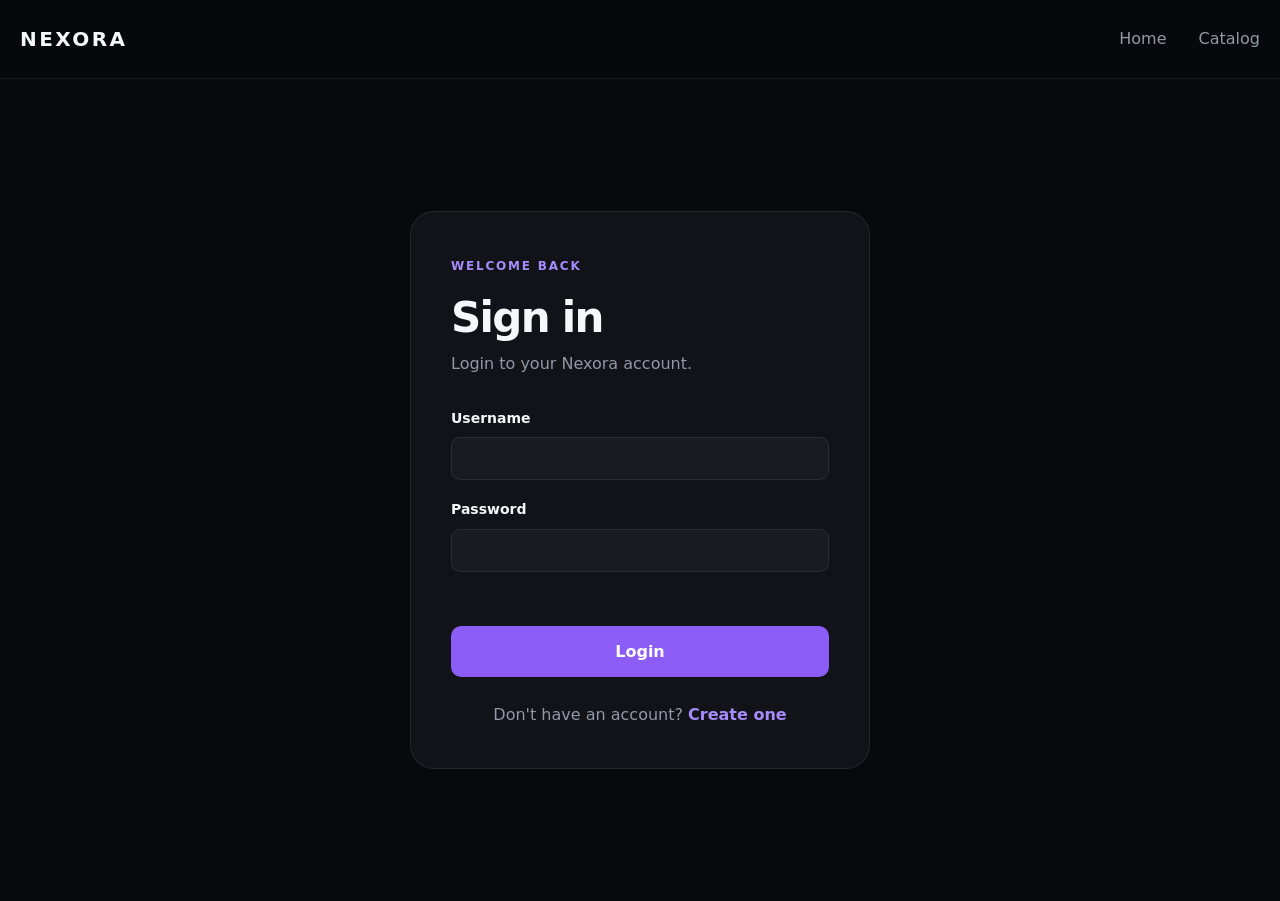
<file: frontend/admin/orders.html>
<!DOCTYPE html>
<html lang="en">

<head>

    <meta charset="UTF-8">

    <meta
        name="viewport"
        content="width=device-width, initial-scale=1.0"
    >

    <title>Nexora — Admin Orders</title>

    <link
        rel="stylesheet"
        href="css/admin.css"
    >

</head>

<body>

<header class="admin-header">

    <div class="admin-container admin-header-inner">

        <a
            href="index.html"
            class="admin-logo"
        >
            NEXORA
            <span>ADMIN</span>
        </a>

        <div class="admin-header-actions">

            <a
                href="index.html"
                class="admin-link"
            >
                Dashboard
            </a>

            <a
                href="products.html"
                class="admin-link"
            >
                Products
            </a>

            <a
                href="categories.html"
                class="admin-link"
            >
                Categories
            </a>

            <a
                href="../index.html"
                class="admin-link"
            >
                Store
            </a>

            <button
                type="button"
                id="logout-button"
                class="admin-logout"
            >
                Logout
            </button>

        </div>

    </div>

</header>


<main class="admin-main">

    <div class="admin-container">

        <section class="admin-page-header">

            <div>

                <span class="admin-label">
                    MANAGEMENT
                </span>

                <h1>
                    Orders
                </h1>

                <p>
                    Manage customer orders.
                </p>

            </div>

        </section>


        <section class="admin-table-wrapper">

            <div
                id="orders-list"
                class="admin-products-list"
            >

                <div class="admin-loading">
                    Loading orders...
                </div>

            </div>

        </section>

    </div>

</main>


<!-- ORDER MODAL -->

<div
    id="order-modal"
    class="admin-modal hidden"
>

    <div class="admin-modal-content">

        <div class="admin-modal-header">

            <div>

                <span
                    class="admin-label"
                    id="order-modal-label"
                >
                    ORDER
                </span>

                <h2 id="order-modal-title">
                    Order details
                </h2>

            </div>

            <button
                type="button"
                id="close-order-modal"
                class="admin-modal-close"
            >
                ×
            </button>

        </div>


        <div
            id="order-details"
        >
        </div>


        <div class="admin-form-group">

            <label for="order-status">
                Status
            </label>

            <select id="order-status">

                <option value="pending">
                    Pending
                </option>

                <option value="confirmed">
                    Confirmed
                </option>

                <option value="shipped">
                    Shipped
                </option>

                <option value="delivered">
                    Delivered
                </option>

                <option value="cancelled">
                    Cancelled
                </option>

            </select>

        </div>


        <div
            id="order-form-error"
            class="admin-form-error"
        >
        </div>


        <div class="admin-modal-actions">

            <button
                type="button"
                id="cancel-order"
                class="admin-secondary-button"
            >
                Close
            </button>

            <button
                type="button"
                id="save-order-status"
                class="admin-primary-button"
            >
                Update status
            </button>

        </div>

    </div>

</div>


<script src="../js/auth.js"></script>
<script src="../js/api.js"></script>
<script src="js/admin.js"></script>
<script src="js/orders.js"></script>


<script>

document
    .getElementById("logout-button")
    .addEventListener(
        "click",
        logout
    );

</script>


</body>

</html>
</file>
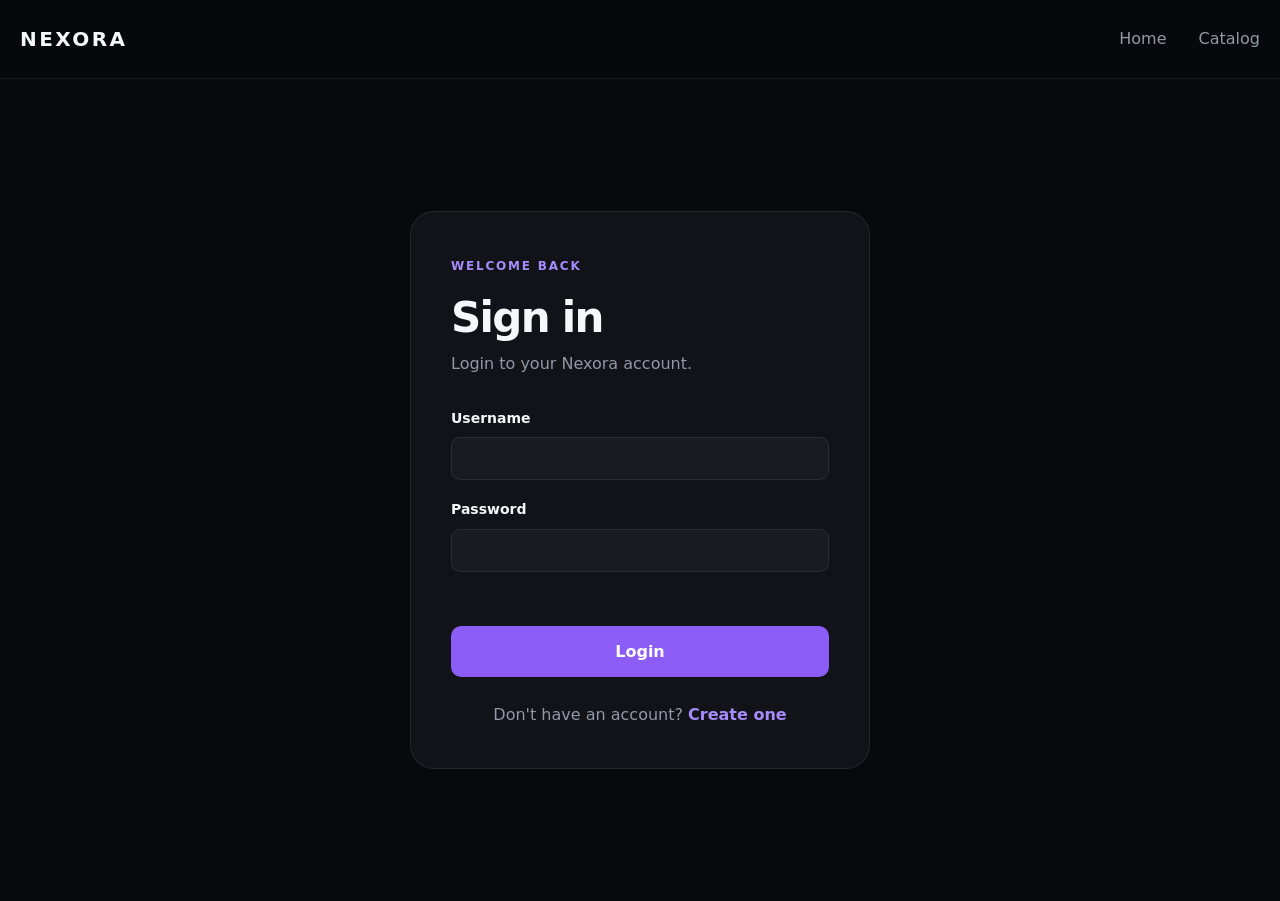
<file: frontend/admin/products.html>
<!DOCTYPE html>
<html lang="en">

<head>

    <meta charset="UTF-8">

    <meta
        name="viewport"
        content="width=device-width, initial-scale=1.0"
    >

    <title>Nexora — Admin Products</title>

    <link
        rel="stylesheet"
        href="css/admin.css"
    >

</head>

<body>

<header class="admin-header">

    <div class="admin-container admin-header-inner">

        <a
            href="index.html"
            class="admin-logo"
        >
            NEXORA
            <span>ADMIN</span>
        </a>

        <div class="admin-header-actions">

            <a
                href="index.html"
                class="admin-link"
            >
                Dashboard
            </a>

            <a
                href="../index.html"
                class="admin-link"
            >
                Store
            </a>

            <button
                type="button"
                id="logout-button"
                class="admin-logout"
            >
                Logout
            </button>

        </div>

    </div>

</header>


<main class="admin-main">

    <div class="admin-container">

        <section class="admin-page-header">

            <div>

                <span class="admin-label">
                    MANAGEMENT
                </span>

                <h1>
                    Products
                </h1>

                <p>
                    Manage your store products.
                </p>

            </div>


            <button
                type="button"
                class="admin-primary-button"
                id="add-product-button"
            >
                + Add product
            </button>

        </section>


        <section class="admin-table-wrapper">

            <div
                id="products-list"
                class="admin-products-list"
            >

                <div class="admin-loading">
                    Loading products...
                </div>

            </div>

        </section>

    </div>

</main>


<!-- PRODUCT MODAL -->

<div
    id="product-modal"
    class="admin-modal hidden"
>

    <div class="admin-modal-content">

        <div class="admin-modal-header">

            <div>

                <span
                    id="modal-label"
                    class="admin-label"
                >
                    NEW PRODUCT
                </span>

                <h2
                    id="modal-title"
                >
                    Add product
                </h2>

            </div>


            <button
                type="button"
                id="close-modal"
                class="admin-modal-close"
            >
                ×
            </button>

        </div>


        <form id="product-form">

            <input
                type="hidden"
                id="product-id"
            >


            <div class="admin-form-group">

                <label for="product-name">
                    Name
                </label>

                <input
                    id="product-name"
                    type="text"
                    required
                >

            </div>


            <div class="admin-form-group">

                <label for="product-slug">
                    Slug
                </label>

                <input
                    id="product-slug"
                    type="text"
                    required
                >

            </div>


            <div class="admin-form-group">

                <label for="product-description">
                    Description
                </label>

                <textarea
                    id="product-description"
                    rows="4"
                ></textarea>

            </div>


            <div class="admin-form-row">

                <div class="admin-form-group">

                    <label for="product-price">
                        Price
                    </label>

                    <input
                        id="product-price"
                        type="number"
                        step="0.01"
                        min="0.01"
                        required
                    >

                </div>


                <div class="admin-form-group">

    <label for="product-category">
        Category
    </label>

    <select
        id="product-category"
        required
    >

        <option value="" selected disabled>
            Select category
        </option>

    </select>

</div>

            </div>


            <div class="admin-form-group">

                <label for="product-image">
                    Image URL
                </label>

                <input
                    id="product-image"
                    type="text"
                >

            </div>


            <div
                id="product-form-error"
                class="admin-form-error"
            ></div>


            <div class="admin-modal-actions">

                <button
                    type="button"
                    id="cancel-product"
                    class="admin-secondary-button"
                >
                    Cancel
                </button>

                <button
                    type="submit"
                    class="admin-primary-button"
                    id="save-product"
                >
                    Save product
                </button>

            </div>

        </form>

    </div>

</div>


<script src="../js/auth.js"></script>
<script src="../js/api.js"></script>
<script src="js/admin.js"></script>
<script src="js/products.js"></script>


<script>

document
    .getElementById("logout-button")
    .addEventListener(
        "click",
        logout
    );

</script>


</body>

</html>
</file>
<file: frontend/css/style.css>
:root {
    --bg: #08090d;
    --surface: #111318;
    --surface-light: #181b22;

    --text: #f5f7fa;
    --muted: #9298a5;

    --border: rgba(255, 255, 255, 0.08);

    --accent: #8b5cf6;
    --accent-light: #a78bfa;

    --radius-lg: 24px;
    --radius-md: 16px;
    --radius-sm: 10px;

    --container: 1240px;
}


* {
    margin: 0;
    padding: 0;
    box-sizing: border-box;
}


html {
    scroll-behavior: smooth;
}


body {
    font-family:
        Inter,
        system-ui,
        -apple-system,
        BlinkMacSystemFont,
        "Segoe UI",
        sans-serif;

    background: var(--bg);
    color: var(--text);

    line-height: 1.6;
}


a {
    color: inherit;
    text-decoration: none;
}


button,
select {
    font: inherit;
}


.container {
    width: min(
        calc(100% - 40px),
        var(--container)
    );

    margin: 0 auto;
}


/* HEADER */

.header {
    position: sticky;
    top: 0;
    z-index: 100;

    background: rgba(8, 9, 13, 0.8);
    backdrop-filter: blur(20px);

    border-bottom: 1px solid var(--border);
}


.header-inner {
    height: 78px;

    display: flex;
    align-items: center;
    justify-content: space-between;
}


.logo {
    font-size: 20px;
    font-weight: 900;
    letter-spacing: 0.12em;
}


.nav {
    display: flex;
    gap: 32px;
}


.nav-link {
    color: var(--muted);
    transition: 0.2s ease;
}


.nav-link:hover,
.nav-link.active {
    color: var(--text);
}


.header-actions {
    display: flex;
    align-items: center;
    gap: 12px;
}


.icon-btn,
.cart-btn {
    border: 1px solid var(--border);

    background: var(--surface);

    color: var(--text);

    border-radius: var(--radius-sm);

    padding: 10px 14px;

    cursor: pointer;

    transition: 0.2s ease;
}


.icon-btn:hover,
.cart-btn:hover {
    background: var(--surface-light);
}


.cart-count {
    margin-left: 5px;

    display: inline-flex;

    width: 20px;
    height: 20px;

    align-items: center;
    justify-content: center;

    border-radius: 50%;

    background: var(--accent);

    font-size: 12px;
}


/* HERO */

.hero {
    padding: 110px 0 90px;
}


.hero-grid {
    display: grid;

    grid-template-columns:
        1.05fr
        0.95fr;

    align-items: center;

    gap: 70px;
}


.hero-label,
.section-label {
    display: inline-block;

    margin-bottom: 16px;

    color: var(--accent-light);

    font-size: 12px;
    font-weight: 800;

    letter-spacing: 0.15em;
}


.hero h1 {
    max-width: 700px;

    font-size: clamp(
        48px,
        7vw,
        82px
    );

    line-height: 0.98;

    letter-spacing: -0.05em;
}


.hero h1 span {
    display: block;
    color: var(--accent-light);
}


.hero p {
    max-width: 580px;

    margin-top: 28px;

    color: var(--muted);

    font-size: 18px;
}


.hero-actions {
    display: flex;

    flex-wrap: wrap;

    gap: 12px;

    margin-top: 35px;
}


.btn {
    display: inline-flex;

    align-items: center;
    justify-content: center;

    padding: 13px 20px;

    border-radius: var(--radius-sm);

    font-weight: 700;

    transition:
        transform 0.2s ease,
        background 0.2s ease;
}


.btn:hover {
    transform: translateY(-2px);
}


.btn-primary {
    background: var(--accent);
    color: white;
}


.btn-primary:hover {
    background: var(--accent-light);
}


.btn-secondary {
    background: var(--surface);

    border: 1px solid var(--border);
}


.hero-card {
    min-height: 520px;

    padding: 30px;

    display: flex;
    flex-direction: column;
    justify-content: space-between;

    border: 1px solid var(--border);

    border-radius: var(--radius-lg);

    background:
        radial-gradient(
            circle at 50% 40%,
            rgba(139, 92, 246, 0.3),
            transparent 45%
        ),
        var(--surface);
}


.hero-card-label {
    color: var(--muted);

    font-size: 12px;
    font-weight: 800;

    letter-spacing: 0.14em;
}


.hero-product-image {
    min-height: 300px;

    display: flex;
    align-items: center;
    justify-content: center;
}


.hero-product-image span {
    font-size: 80px;

    font-weight: 900;

    letter-spacing: -0.05em;

    opacity: 0.9;
}


.hero-product-info {
    display: flex;
    flex-direction: column;
}


.hero-product-info span {
    color: var(--muted);
}


.hero-product-info strong {
    margin-top: 4px;

    font-size: 24px;
}


/* SECTIONS */

.section {
    padding: 90px 0;
}


.section-heading {
    display: flex;

    align-items: end;
    justify-content: space-between;

    gap: 30px;

    margin-bottom: 35px;
}


.section-heading h2 {
    font-size: 40px;

    line-height: 1.1;

    letter-spacing: -0.04em;
}


.section-link {
    color: var(--muted);

    transition: 0.2s ease;
}


.section-link:hover {
    color: var(--text);
}


/* CATEGORIES */

.categories-grid {
    display: grid;

    grid-template-columns:
        repeat(4, 1fr);

    gap: 14px;
}


.category-card {
    min-height: 180px;

    padding: 24px;

    display: flex;
    flex-direction: column;
    justify-content: space-between;

    border: 1px solid var(--border);

    border-radius: var(--radius-md);

    background: var(--surface);

    transition:
        transform 0.2s ease,
        border-color 0.2s ease;
}


.category-card:hover {
    transform: translateY(-4px);

    border-color:
        rgba(167, 139, 250, 0.4);
}


.category-number {
    color: var(--muted);

    font-size: 12px;
}


.category-card h3 {
    font-size: 22px;
}


/* PRODUCTS */

.products-grid {
    display: grid;

    grid-template-columns:
        repeat(4, 1fr);

    gap: 16px;
}


.product-card {
    overflow: hidden;

    border: 1px solid var(--border);

    border-radius: var(--radius-md);

    background: var(--surface);

    transition:
        transform 0.2s ease,
        border-color 0.2s ease;
}


.product-card:hover {
    transform: translateY(-4px);

    border-color:
        rgba(167, 139, 250, 0.35);
}


.product-image {
    aspect-ratio: 1 / 1;

    display: flex;

    align-items: center;
    justify-content: center;

    background:
        radial-gradient(
            circle at center,
            rgba(139, 92, 246, 0.2),
            transparent 60%
        );
}


.product-image img {
    width: 100%;
    height: 100%;

    object-fit: cover;
}


.product-placeholder {
    color: var(--muted);

    font-size: 34px;
    font-weight: 900;
}


.product-info {
    padding: 18px;
}


.product-category {
    color: var(--muted);

    font-size: 12px;
}


.product-name {
    margin-top: 5px;

    font-size: 18px;
    font-weight: 700;
}


.product-description {
    margin-top: 8px;

    color: var(--muted);

    font-size: 13px;

    display: -webkit-box;

    -webkit-line-clamp: 2;
    -webkit-box-orient: vertical;

    overflow: hidden;
}


.product-bottom {
    margin-top: 18px;

    display: flex;

    align-items: center;
    justify-content: space-between;

    gap: 10px;
}


.product-price {
    font-size: 19px;

    font-weight: 800;
}


.product-link {
    padding: 8px 12px;

    border-radius: 8px;

    background: var(--surface-light);

    font-size: 13px;
    font-weight: 700;
}


/* PROMO */

.promo-card {
    min-height: 360px;

    padding: 50px;

    display: flex;
    align-items: center;

    border-radius: var(--radius-lg);

    background:
        radial-gradient(
            circle at 80% 50%,
            rgba(139, 92, 246, 0.35),
            transparent 45%
        ),
        var(--surface);

    border: 1px solid var(--border);
}


.promo-card h2 {
    max-width: 650px;

    font-size: clamp(
        35px,
        5vw,
        55px
    );

    line-height: 1;

    letter-spacing: -0.04em;
}


.promo-card p {
    max-width: 600px;

    margin: 20px 0 28px;

    color: var(--muted);
}


/* CATALOG */

.catalog-header {
    padding: 90px 0 30px;
}


.catalog-header h1 {
    font-size: clamp(44px, 6vw, 70px);

    line-height: 1;

    letter-spacing: -0.05em;
}


.catalog-header p {
    max-width: 650px;

    margin-top: 20px;

    color: var(--muted);

    font-size: 18px;
}


.catalog-layout {
    display: grid;

    grid-template-columns:
        220px 1fr;

    gap: 40px;
}


.filters {
    position: sticky;

    top: 110px;

    align-self: start;
}


.filter-header {
    margin-bottom: 15px;
}


.filter-header h3 {
    font-size: 16px;
}


#category-filters {
    display: flex;

    flex-direction: column;

    gap: 6px;
}


.filter-btn {
    padding: 11px 13px;

    text-align: left;

    border: 0;

    border-radius: 9px;

    background: transparent;

    color: var(--muted);

    cursor: pointer;

    transition: 0.2s ease;
}


.filter-btn:hover,
.filter-btn.active {
    background: var(--surface);

    color: var(--text);
}


.catalog-toolbar {
    margin-bottom: 20px;

    display: flex;

    align-items: center;
    justify-content: space-between;

    color: var(--muted);
}


#sort-products {
    padding: 10px 12px;

    border: 1px solid var(--border);

    border-radius: 9px;

    background: var(--surface);

    color: var(--text);
}


/* FOOTER */

.footer {
    margin-top: 70px;

    border-top: 1px solid var(--border);
}


.footer-inner {
    min-height: 180px;

    display: flex;

    align-items: center;
    justify-content: space-between;
}


.footer p {
    margin-top: 10px;

    color: var(--muted);
}


.footer-links {
    display: flex;

    gap: 25px;

    color: var(--muted);
}


/* LOADING */

.loading {
    padding: 40px;

    color: var(--muted);

    text-align: center;
}


/* RESPONSIVE */

@media (max-width: 1000px) {

    .hero-grid {
        grid-template-columns: 1fr;
    }

    .products-grid {
        grid-template-columns:
            repeat(3, 1fr);
    }

    .categories-grid {
        grid-template-columns:
            repeat(2, 1fr);
    }

}


@media (max-width: 700px) {

    .nav {
        display: none;
    }

    .header-inner {
        height: 70px;
    }

    .hero {
        padding-top: 70px;
    }

    .hero h1 {
        font-size: 48px;
    }

    .hero-card {
        min-height: 400px;
    }

    .section-heading {
        align-items: start;

        flex-direction: column;
    }

    .products-grid {
        grid-template-columns:
            repeat(2, 1fr);
    }

    .catalog-layout {
        grid-template-columns: 1fr;
    }

    .filters {
        position: static;
    }

    #category-filters {
        flex-direction: row;

        overflow-x: auto;
    }

    .filter-btn {
        white-space: nowrap;
    }

    .footer-inner {
        flex-direction: column;

        align-items: start;
        justify-content: center;

        gap: 30px;
    }

}


@media (max-width: 480px) {

    .container {
        width: min(
            calc(100% - 24px),
            var(--container)
        );
    }

    .header-actions .icon-btn {
        display: none;
    }

    .products-grid,
    .categories-grid {
        grid-template-columns: 1fr;
    }

    .hero h1 {
        font-size: 42px;
    }

    .promo-card {
        padding: 30px;
    }

}

/* PRODUCT PAGE */

.back-link {
    display: inline-block;

    margin-bottom: 35px;

    color: var(--muted);

    transition: 0.2s ease;
}


.back-link:hover {
    color: var(--text);
}


.product-detail {
    display: grid;

    grid-template-columns:
        1fr
        1fr;

    gap: 70px;

    align-items: center;
}


.product-detail-image {
    min-height: 600px;

    overflow: hidden;

    display: flex;

    align-items: center;
    justify-content: center;

    border: 1px solid var(--border);

    border-radius: var(--radius-lg);

    background:
        radial-gradient(
            circle at center,
            rgba(139, 92, 246, 0.22),
            transparent 60%
        ),
        var(--surface);
}


.product-detail-image img {
    width: 100%;
    height: 100%;

    max-height: 600px;

    object-fit: contain;
}


.product-detail-placeholder {
    font-size: 120px;

    font-weight: 900;

    color: var(--muted);
}


.product-detail-content h1 {
    margin-top: 10px;

    font-size: clamp(
        42px,
        5vw,
        65px
    );

    line-height: 1;

    letter-spacing: -0.05em;
}


.product-detail-price {
    margin-top: 25px;

    font-size: 32px;

    font-weight: 800;
}


.product-detail-description {
    max-width: 600px;

    margin-top: 25px;

    color: var(--muted);

    font-size: 17px;

    line-height: 1.8;
}


.product-detail-meta {
    margin-top: 35px;

    padding-top: 25px;

    display: grid;

    grid-template-columns:
        1fr
        1fr;

    gap: 20px;

    border-top: 1px solid var(--border);
}


.product-detail-meta div {
    display: flex;

    flex-direction: column;

    gap: 5px;
}


.product-detail-meta span {
    color: var(--muted);

    font-size: 13px;
}


.product-detail-meta strong {
    font-size: 15px;
}


.product-detail-actions {
    margin-top: 35px;
}


@media (max-width: 800px) {

    .product-detail {
        grid-template-columns: 1fr;

        gap: 35px;
    }


    .product-detail-image {
        min-height: 400px;
    }


    .product-detail-content h1 {
        font-size: 46px;
    }

}

/* CART */

.cart-layout {
    display: grid;

    grid-template-columns:
        minmax(0, 1fr)
        320px;

    gap: 30px;

    align-items: start;
}


.cart-items {
    display: flex;

    flex-direction: column;

    gap: 12px;
}


.cart-item {
    padding: 18px;

    display: grid;

    grid-template-columns:
        90px
        minmax(150px, 1fr)
        auto
        auto
        auto;

    align-items: center;

    gap: 18px;

    border: 1px solid var(--border);

    border-radius: var(--radius-md);

    background: var(--surface);
}


.cart-item-image {
    width: 90px;
    height: 90px;

    overflow: hidden;

    display: flex;

    align-items: center;
    justify-content: center;

    border-radius: 12px;

    background: var(--surface-light);
}


.cart-item-image img {
    width: 100%;
    height: 100%;

    object-fit: cover;
}


.cart-placeholder {
    color: var(--muted);

    font-size: 28px;

    font-weight: 900;
}


.cart-item-info h3 {
    margin: 4px 0 6px;

    font-size: 18px;
}


.cart-item-price {
    font-size: 15px;
}


.quantity-control {
    display: flex;

    align-items: center;

    gap: 12px;
}


.quantity-btn {
    width: 34px;
    height: 34px;

    border: 1px solid var(--border);

    border-radius: 8px;

    background: var(--surface-light);

    color: var(--text);

    cursor: pointer;
}


.cart-item-total {
    font-weight: 800;

    white-space: nowrap;
}


.remove-btn {
    border: 0;

    background: transparent;

    color: var(--muted);

    cursor: pointer;
}


.remove-btn:hover {
    color: #ff7070;
}


.cart-summary {
    position: sticky;

    top: 110px;
}


.summary-card {
    padding: 26px;

    border: 1px solid var(--border);

    border-radius: var(--radius-md);

    background: var(--surface);
}


.summary-card h2 {
    margin-bottom: 25px;
}


.summary-row {
    padding: 14px 0;

    display: flex;

    justify-content: space-between;

    border-top: 1px solid var(--border);

    color: var(--muted);
}


.summary-row strong {
    color: var(--text);

    font-size: 20px;
}


.checkout-btn {
    width: 100%;

    margin-top: 20px;

    border: 0;

    cursor: pointer;
}


.clear-cart {
    width: 100%;

    margin-top: 12px;

    padding: 12px;

    border: 1px solid var(--border);

    border-radius: 9px;

    background: transparent;

    color: var(--muted);

    cursor: pointer;
}


.clear-cart:hover {
    color: var(--text);
}


.empty-cart {
    padding: 80px 30px;

    text-align: center;

    border: 1px solid var(--border);

    border-radius: var(--radius-md);

    background: var(--surface);
}


.empty-cart-icon {
    margin-bottom: 20px;

    font-size: 50px;
}


.empty-cart p {
    margin: 10px 0 25px;

    color: var(--muted);
}


@media (max-width: 900px) {

    .cart-layout {
        grid-template-columns: 1fr;
    }


    .cart-summary {
        position: static;
    }

}


@media (max-width: 700px) {

    .cart-item {
        grid-template-columns:
            70px
            1fr;

        gap: 12px;
    }


    .cart-item-image {
        width: 70px;
        height: 70px;
    }


    .quantity-control,
    .cart-item-total,
    .remove-btn {
        grid-column: 2;
    }

}

/* AUTH */

.auth-page {
    min-height: calc(100vh - 78px);

    display: flex;

    align-items: center;
    justify-content: center;

    padding: 60px 20px;
}


.auth-card {
    width: min(
        100%,
        460px
    );

    padding: 40px;

    border: 1px solid var(--border);

    border-radius: var(--radius-lg);

    background: var(--surface);
}


.auth-card h1 {
    margin-top: 5px;

    font-size: 42px;

    line-height: 1;

    letter-spacing: -0.04em;
}


.auth-subtitle {
    margin-top: 12px;

    color: var(--muted);
}


.auth-card form {
    margin-top: 30px;
}


.form-group {
    display: flex;

    flex-direction: column;

    gap: 8px;

    margin-bottom: 18px;
}


.form-group label {
    font-size: 14px;

    font-weight: 600;
}


.form-group input {
    width: 100%;

    padding: 13px 14px;

    border: 1px solid var(--border);

    border-radius: 9px;

    outline: none;

    background: var(--surface-light);

    color: var(--text);

    transition: border-color 0.2s ease;
}


.form-group input:focus {
    border-color: var(--accent);
}


.auth-submit {
    width: 100%;

    border: 0;

    margin-top: 8px;

    cursor: pointer;
}


.form-error {
    min-height: 20px;

    margin-bottom: 8px;

    color: #ff7070;

    font-size: 14px;
}


.auth-switch {
    margin-top: 25px;

    color: var(--muted);

    text-align: center;
}


.auth-switch a {
    color: var(--accent-light);

    font-weight: 700;
}

/* ACCOUNT */

.account-page {
    min-height: calc(100vh - 78px);

    padding-top: 90px;
}


.account-card {
    width: min(
        100%,
        700px
    );

    margin: 0 auto;

    padding: 40px;

    border: 1px solid var(--border);

    border-radius: var(--radius-lg);

    background: var(--surface);
}


.account-card h1 {
    margin-top: 5px;

    font-size: clamp(
        40px,
        6vw,
        60px
    );

    line-height: 1;

    letter-spacing: -0.05em;
}


.account-content {
    margin-top: 40px;
}


.account-info {
    display: flex;

    flex-direction: column;

    gap: 0;
}


.account-field {
    padding: 20px 0;

    display: flex;

    align-items: center;
    justify-content: space-between;

    gap: 30px;

    border-bottom: 1px solid var(--border);
}


.account-field span {
    color: var(--muted);
}


.account-field strong {
    text-align: right;
}


.account-actions {
    margin-top: 30px;
}


.account-message {
    text-align: center;

    padding: 40px 0;
}


.account-message h2 {
    font-size: 28px;
}


.account-message p {
    margin: 10px 0 25px;

    color: var(--muted);
}


@media (max-width: 600px) {

    .account-card {
        padding: 28px;
    }


    .account-field {
        align-items: flex-start;

        flex-direction: column;

        gap: 5px;
    }


    .account-field strong {
        text-align: left;
    }

}

/* CHECKOUT */

.checkout-page {
    min-height: calc(100vh - 78px);

    padding-top: 90px;
}


.checkout-card {
    width: min(
        100%,
        650px
    );

    margin: 0 auto;

    padding: 40px;

    border: 1px solid var(--border);

    border-radius: var(--radius-lg);

    background: var(--surface);
}


.checkout-card h1 {
    margin-top: 5px;

    font-size: clamp(
        38px,
        6vw,
        58px
    );

    line-height: 1;

    letter-spacing: -0.05em;
}


.checkout-subtitle {
    margin-top: 12px;

    color: var(--muted);
}


.checkout-card form {
    margin-top: 35px;
}


.form-group textarea {
    width: 100%;

    padding: 14px;

    resize: vertical;

    border: 1px solid var(--border);

    border-radius: 9px;

    outline: none;

    background: var(--surface-light);

    color: var(--text);

    font-family: inherit;

    line-height: 1.5;
}


.form-group textarea:focus {
    border-color: var(--accent);
}


.checkout-submit {
    width: 100%;

    margin-top: 10px;

    border: 0;

    cursor: pointer;
}

/* ORDER HISTORY */

.orders-section {
    margin-top: 60px;

    padding-top: 40px;

    border-top: 1px solid var(--border);
}


.orders-heading h2 {
    margin-top: 6px;

    font-size: 32px;

    letter-spacing: -0.03em;
}


.orders-content {
    margin-top: 25px;

    display: flex;

    flex-direction: column;

    gap: 12px;
}


.order-history-card {
    padding: 22px;

    border: 1px solid var(--border);

    border-radius: var(--radius-md);

    background: var(--surface);
}


.order-history-top {
    display: flex;

    align-items: center;

    justify-content: space-between;

    gap: 20px;
}


.order-history-top > div {
    display: flex;

    flex-direction: column;

    gap: 5px;
}


.order-number {
    font-weight: 800;
}


.order-date {
    color: var(--muted);

    font-size: 13px;
}


.order-status {
    padding: 6px 10px;

    border-radius: 999px;

    background: var(--surface-light);

    font-size: 13px;

    text-transform: capitalize;
}


.order-history-bottom {
    margin-top: 20px;

    padding-top: 20px;

    display: grid;

    grid-template-columns:
        1fr
        auto;

    gap: 25px;

    border-top: 1px solid var(--border);
}


.order-history-bottom div {
    display: flex;

    flex-direction: column;

    gap: 5px;
}


.order-history-bottom span {
    color: var(--muted);

    font-size: 13px;
}


.order-history-bottom strong {
    font-size: 14px;
}


.order-view-link {
    display: inline-block;

    margin-top: 20px;

    color: var(--accent-light);

    font-weight: 700;
}


.orders-empty {
    padding: 45px 25px;

    text-align: center;

    border: 1px solid var(--border);

    border-radius: var(--radius-md);

    background: var(--surface);
}


.orders-empty p {
    margin: 10px 0 22px;

    color: var(--muted);
}


@media (max-width: 600px) {

    .order-history-top {
        align-items: flex-start;

        flex-direction: column;
    }


    .order-history-bottom {
        grid-template-columns: 1fr;
    }

}


/* ORDER */

.order-page {
    padding-top: 80px;
}


.order-header {
    display: flex;

    align-items: flex-start;
    justify-content: space-between;

    gap: 25px;

    margin-bottom: 40px;
}


.order-header h1 {
    margin-top: 6px;

    font-size: clamp(
        40px,
        6vw,
        60px
    );

    line-height: 1;

    letter-spacing: -0.05em;
}


.order-date {
    margin-top: 10px;

    color: var(--muted);
}


.order-layout {
    display: grid;

    grid-template-columns:
        minmax(0, 1fr)
        320px;

    gap: 30px;

    align-items: start;
}


.order-items {
    display: flex;

    flex-direction: column;

    gap: 12px;
}


.order-section-heading {
    margin-bottom: 10px;
}


.order-section-heading h2 {
    margin-top: 5px;
}


.order-item {
    padding: 18px;

    display: grid;

    grid-template-columns:
        90px
        minmax(0, 1fr)
        auto;

    align-items: center;

    gap: 18px;

    border: 1px solid var(--border);

    border-radius: var(--radius-md);

    background: var(--surface);
}


.order-item-image {
    width: 90px;
    height: 90px;

    overflow: hidden;

    display: flex;

    align-items: center;
    justify-content: center;

    border-radius: 12px;

    background: var(--surface-light);
}


.order-item-image img {
    width: 100%;
    height: 100%;

    object-fit: cover;
}


.order-item-placeholder {
    font-size: 28px;

    font-weight: 900;

    color: var(--muted);
}


.order-item-info h3 {
    margin-bottom: 7px;
}


.order-item-info span {
    color: var(--muted);

    font-size: 14px;
}


.order-item-total {
    white-space: nowrap;
}


.order-summary {
    position: sticky;

    top: 110px;
}


.order-shipping {
    margin-top: 20px;

    padding-top: 20px;

    display: flex;

    flex-direction: column;

    gap: 7px;

    border-top: 1px solid var(--border);
}


.order-shipping span {
    color: var(--muted);

    font-size: 13px;
}


.order-shipping strong {
    line-height: 1.5;
}


.order-actions {
    margin-top: 30px;

    display: flex;

    gap: 12px;
}


.order-error {
    max-width: 600px;

    margin: 80px auto;

    padding: 40px;

    text-align: center;

    border: 1px solid var(--border);

    border-radius: var(--radius-md);

    background: var(--surface);
}


.order-error p {
    margin: 12px 0 25px;

    color: var(--muted);
}


@media (max-width: 900px) {

    .order-layout {
        grid-template-columns: 1fr;
    }


    .order-summary {
        position: static;
    }

}


@media (max-width: 600px) {

    .order-header {
        align-items: flex-start;

        flex-direction: column;
    }


    .order-item {
        grid-template-columns:
            70px
            1fr;

        gap: 12px;
    }


    .order-item-image {
        width: 70px;
        height: 70px;
    }


    .order-item-total {
        grid-column: 2;
    }


    .order-actions {
        flex-direction: column;
    }

}
</file>
<file: frontend/admin/css/admin.css>
:root {
    --admin-bg: #0b0b0c;
    --admin-surface: #131315;
    --admin-surface-light: #1b1b1e;
    --admin-border: #2a2a2e;
    --admin-text: #f5f5f5;
    --admin-muted: #99999f;
    --admin-accent: #ffffff;
}


* {
    box-sizing: border-box;
}


body {
    margin: 0;

    background: var(--admin-bg);

    color: var(--admin-text);

    font-family:
        Arial,
        Helvetica,
        sans-serif;
}


a {
    color: inherit;

    text-decoration: none;
}


button {
    font-family: inherit;
}


.admin-container {
    width: min(
        1180px,
        calc(100% - 40px)
    );

    margin: 0 auto;
}


.admin-header {
    border-bottom: 1px solid var(--admin-border);
}


.admin-header-inner {
    min-height: 78px;

    display: flex;

    align-items: center;
    justify-content: space-between;

    gap: 25px;
}


.admin-logo {
    display: flex;

    align-items: center;

    gap: 8px;

    font-size: 20px;

    font-weight: 900;

    letter-spacing: -0.03em;
}


.admin-logo span {
    color: var(--admin-muted);

    font-size: 11px;

    letter-spacing: 0.12em;
}


.admin-header-actions {
    display: flex;

    align-items: center;

    gap: 12px;
}


.admin-link,
.admin-logout {
    padding: 10px 15px;

    border: 1px solid var(--admin-border);

    border-radius: 8px;

    background: transparent;

    color: var(--admin-text);

    cursor: pointer;
}


.admin-link:hover,
.admin-logout:hover {
    background: var(--admin-surface-light);
}


.admin-main {
    padding: 80px 0;
}


.admin-label {
    display: block;

    color: var(--admin-muted);

    font-size: 12px;

    font-weight: 700;

    letter-spacing: 0.12em;
}


.admin-welcome h1 {
    margin: 8px 0 0;

    font-size: clamp(
        44px,
        7vw,
        72px
    );

    line-height: 0.95;

    letter-spacing: -0.06em;
}


.admin-welcome p {
    margin-top: 15px;

    color: var(--admin-muted);

    font-size: 17px;
}


.admin-grid {
    margin-top: 55px;

    display: grid;

    grid-template-columns:
        repeat(3, 1fr);

    gap: 18px;
}


.admin-card {
    min-height: 230px;

    padding: 28px;

    display: flex;

    flex-direction: column;

    justify-content: space-between;

    border: 1px solid var(--admin-border);

    border-radius: 14px;

    background: var(--admin-surface);

    transition:
        transform 0.2s ease,
        background 0.2s ease;
}


.admin-card:hover {
    transform: translateY(-3px);

    background: var(--admin-surface-light);
}


.admin-card-icon {
    width: 42px;
    height: 42px;

    display: flex;

    align-items: center;
    justify-content: center;

    border: 1px solid var(--admin-border);

    border-radius: 10px;

    font-weight: 800;
}


.admin-card h2 {
    margin: 35px 0 8px;

    font-size: 25px;
}


.admin-card p {
    margin: 0;

    color: var(--admin-muted);

    line-height: 1.5;
}


.admin-card-arrow {
    align-self: flex-end;

    margin-top: 25px;

    font-size: 24px;
}


@media (max-width: 850px) {

    .admin-grid {
        grid-template-columns: 1fr;
    }

}


@media (max-width: 600px) {

    .admin-container {
        width: min(
            100% - 28px,
            1180px
        );
    }


    .admin-header-inner {
        min-height: 70px;
    }


    .admin-logo {
        font-size: 17px;
    }


    .admin-link {
        display: none;
    }


    .admin-main {
        padding: 55px 0;
    }

}

.admin-page-header {
    display: flex;

    align-items: flex-end;
    justify-content: space-between;

    gap: 25px;

    margin-bottom: 40px;
}


.admin-page-header h1 {
    margin-top: 8px;

    font-size: 60px;

    line-height: 1;

    letter-spacing: -0.05em;
}


.admin-page-header p {
    margin-top: 12px;

    color: var(--admin-muted);
}


.admin-primary-button,
.admin-secondary-button {
    padding: 11px 16px;

    border-radius: 8px;

    cursor: pointer;

    font-weight: 700;
}


.admin-primary-button {
    border: 0;

    background: var(--admin-accent);

    color: #0b0b0c;
}


.admin-secondary-button {
    border: 1px solid var(--admin-border);

    background: transparent;

    color: var(--admin-text);
}


.admin-table-wrapper {
    border: 1px solid var(--admin-border);

    border-radius: 14px;

    overflow: hidden;
}


.admin-products-list {
    display: flex;

    flex-direction: column;
}


.admin-product-row {
    padding: 18px 22px;

    display: grid;

    grid-template-columns:
        minmax(260px, 2fr)
        1fr
        120px
        180px;

    align-items: center;

    gap: 20px;

    border-bottom: 1px solid var(--admin-border);
}


.admin-product-row:last-child {
    border-bottom: 0;
}


.admin-product-main {
    display: flex;

    align-items: center;

    gap: 15px;
}


.admin-product-image {
    width: 60px;
    height: 60px;

    display: flex;

    align-items: center;
    justify-content: center;

    overflow: hidden;

    border-radius: 9px;

    background: var(--admin-surface-light);
}


.admin-product-image img {
    width: 100%;
    height: 100%;

    object-fit: cover;
}


.admin-product-main h3 {
    margin-bottom: 5px;
}


.admin-product-main span {
    color: var(--admin-muted);

    font-size: 13px;
}


.admin-product-category {
    color: var(--admin-muted);
}


.admin-product-price {
    font-weight: 800;
}


.admin-product-actions {
    display: flex;

    justify-content: flex-end;

    gap: 8px;
}


.admin-edit-button,
.admin-delete-button {
    padding: 8px 11px;

    border-radius: 7px;

    cursor: pointer;
}


.admin-edit-button {
    border: 1px solid var(--admin-border);

    background: transparent;

    color: var(--admin-text);
}


.admin-delete-button {
    border: 1px solid var(--admin-border);

    background: transparent;

    color: #ff7777;
}


.admin-empty,
.admin-error,
.admin-loading {
    padding: 50px;

    text-align: center;

    color: var(--admin-muted);
}


/* MODAL */

.admin-modal {
    position: fixed;

    inset: 0;

    z-index: 1000;

    display: flex;

    align-items: center;
    justify-content: center;

    padding: 20px;

    background: rgba(0, 0, 0, 0.7);
}


.admin-modal.hidden {
    display: none;
}


.admin-modal-content {
    width: min(
        100%,
        650px
    );

    max-height: 90vh;

    overflow-y: auto;

    padding: 30px;

    border: 1px solid var(--admin-border);

    border-radius: 14px;

    background: var(--admin-surface);
}


.admin-modal-header {
    display: flex;

    align-items: flex-start;
    justify-content: space-between;

    margin-bottom: 30px;
}


.admin-modal-header h2 {
    margin-top: 6px;

    font-size: 32px;
}


.admin-modal-close {
    width: 36px;
    height: 36px;

    border: 1px solid var(--admin-border);

    border-radius: 8px;

    background: transparent;

    color: var(--admin-text);

    font-size: 24px;

    cursor: pointer;
}


.admin-form-group {
    display: flex;

    flex-direction: column;

    gap: 7px;

    margin-bottom: 18px;
}


.admin-form-group label {
    font-size: 13px;

    color: var(--admin-muted);
}


.admin-form-group input,
.admin-form-group textarea {
    width: 100%;

    padding: 11px 12px;

    border: 1px solid var(--admin-border);

    border-radius: 8px;

    outline: none;

    background: var(--admin-bg);

    color: var(--admin-text);

    font-family: inherit;
}


.admin-form-group textarea {
    resize: vertical;
}


.admin-form-row {
    display: grid;

    grid-template-columns: 1fr 1fr;

    gap: 15px;
}


.admin-modal-actions {
    display: flex;

    justify-content: flex-end;

    gap: 10px;

    margin-top: 25px;
}


.admin-form-error {
    min-height: 20px;

    color: #ff7777;

    font-size: 14px;
}


@media (max-width: 900px) {

    .admin-product-row {
        grid-template-columns: 1fr auto;

    }


    .admin-product-category,
    .admin-product-price {
        display: none;
    }

}


@media (max-width: 600px) {

    .admin-page-header {
        align-items: flex-start;

        flex-direction: column;
    }


    .admin-page-header h1 {
        font-size: 46px;
    }


    .admin-product-row {
        grid-template-columns: 1fr;
    }


    .admin-product-actions {
        justify-content: flex-start;
    }


    .admin-form-row {
        grid-template-columns: 1fr;
    }

}
</file>
